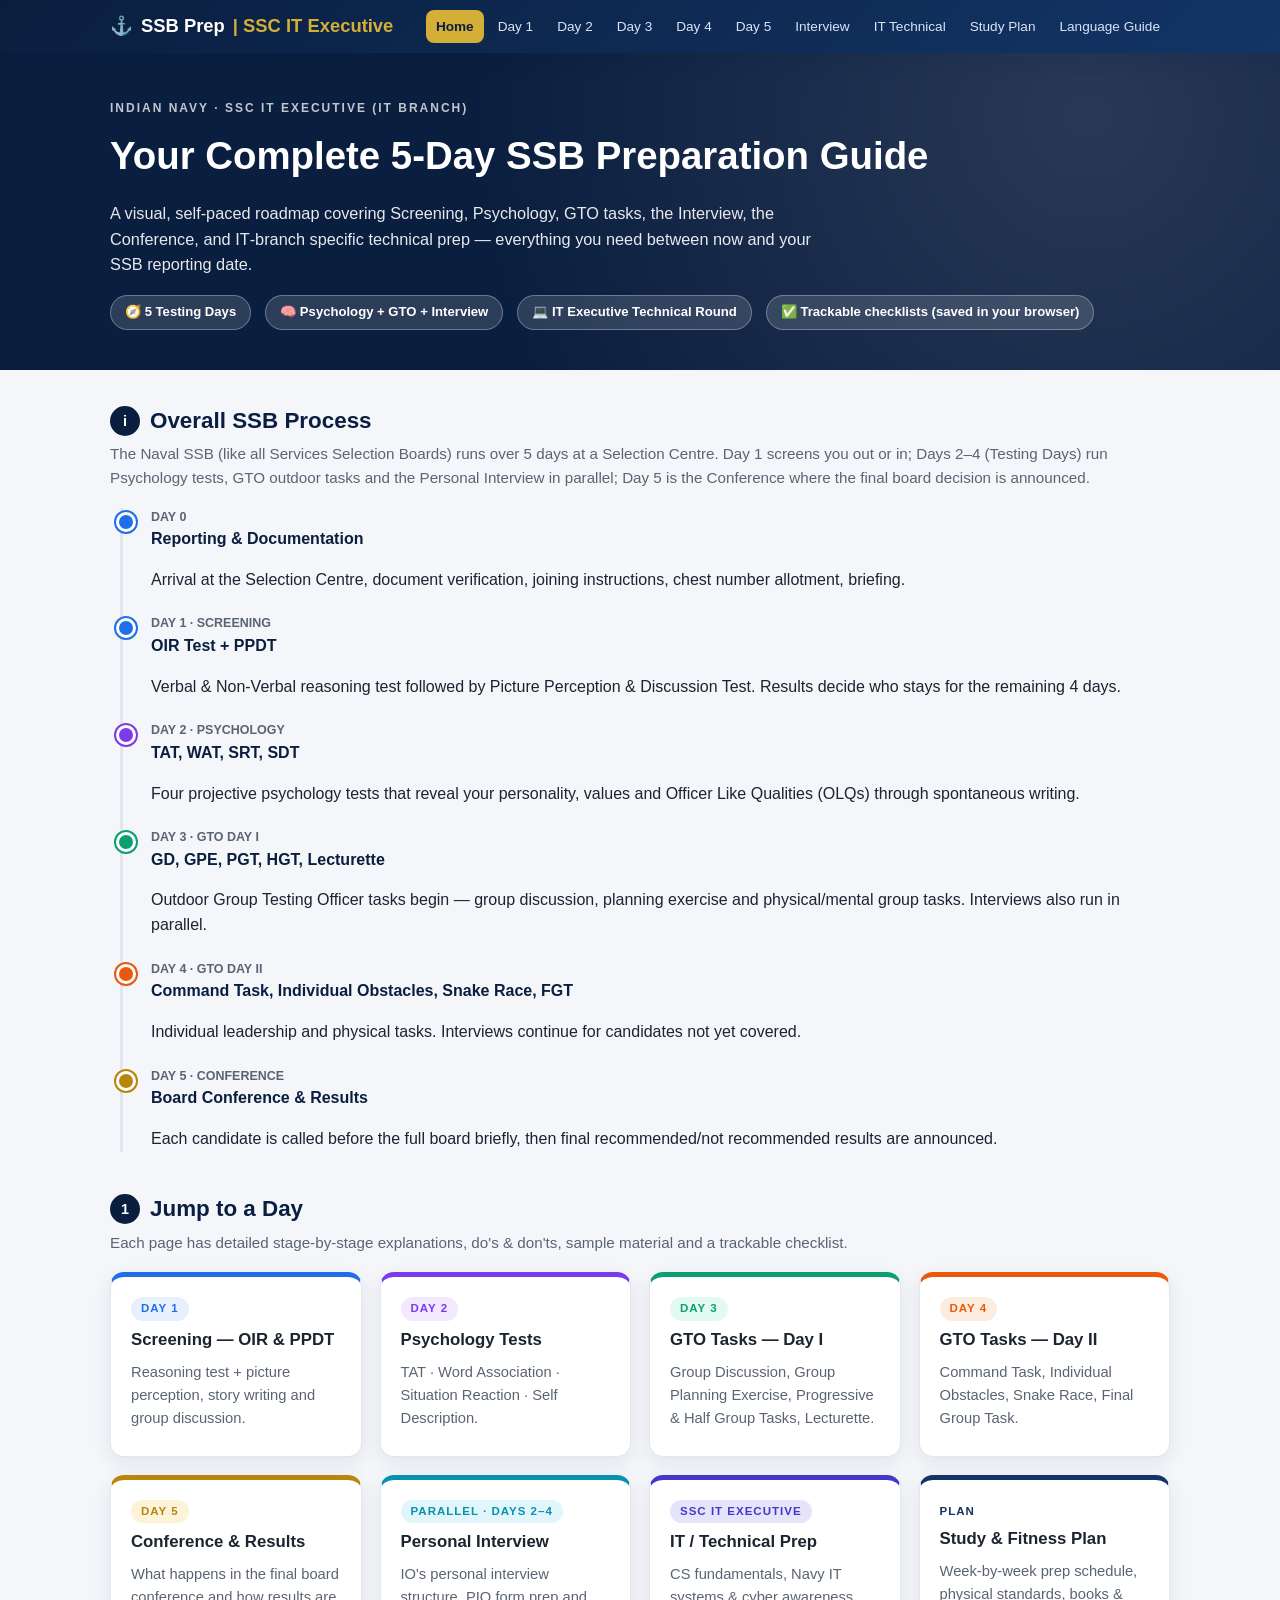
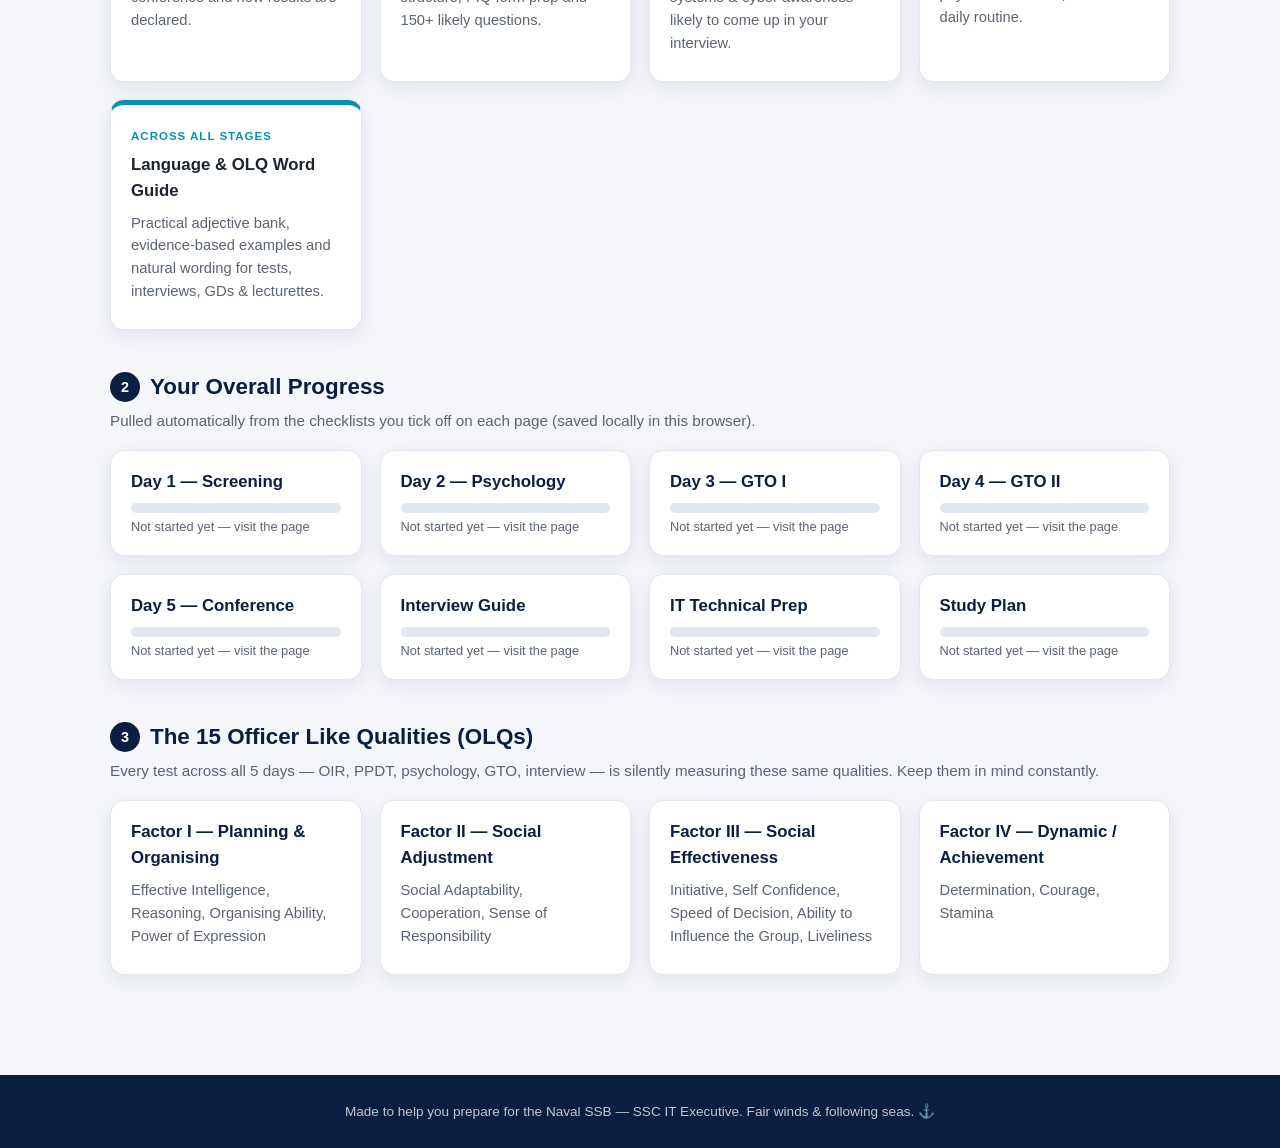
<file: index.html>
<!DOCTYPE html>
<html lang="en">
<head>
<meta charset="UTF-8">
<meta name="viewport" content="width=device-width, initial-scale=1.0">
<title>Navy SSB Prep Guide | SSC IT Executive</title>
<link rel="stylesheet" href="assets/style.css">
</head>
<body>

<nav class="topnav">
  <div class="container">
    <a class="brand" href="index.html">⚓ <span>SSB Prep</span> <span class="anchor">| SSC IT Executive</span></a>
    <div class="navlinks">
      <a href="index.html">Home</a>
      <a href="day1-screening.html">Day 1</a>
      <a href="day2-psychology.html">Day 2</a>
      <a href="day3-gto-day1.html">Day 3</a>
      <a href="day4-gto-day2.html">Day 4</a>
      <a href="day5-conference.html">Day 5</a>
      <a href="interview-guide.html">Interview</a>
      <a href="it-technical-prep.html">IT Technical</a>
      <a href="study-plan.html">Study Plan</a>
      <a href="language-guide.html">Language Guide</a>
    </div>
  </div>
</nav>

<header class="hero">
  <div class="container">
    <div class="eyebrow">Indian Navy &middot; SSC IT Executive (IT Branch)</div>
    <h1>Your Complete 5‑Day SSB Preparation Guide</h1>
    <p class="lead">A visual, self-paced roadmap covering Screening, Psychology, GTO tasks, the Interview, the
      Conference, and IT‑branch specific technical prep — everything you need between now and your SSB reporting date.</p>
    <div class="hero-meta">
      <span class="pill">🧭 5 Testing Days</span>
      <span class="pill">🧠 Psychology + GTO + Interview</span>
      <span class="pill">💻 IT Executive Technical Round</span>
      <span class="pill">✅ Trackable checklists (saved in your browser)</span>
    </div>
  </div>
</header>

<main>
  <div class="container">

    <section>
      <h2 class="section-title"><span class="num">i</span> Overall SSB Process</h2>
      <p class="section-sub">The Naval SSB (like all Services Selection Boards) runs over 5 days at a Selection Centre. Day 1 screens you out or in; Days 2–4 (Testing Days) run Psychology tests, GTO outdoor tasks and the Personal Interview in parallel; Day 5 is the Conference where the final board decision is announced.</p>

      <div class="timeline">
        <div class="timeline-item" style="--theme: var(--d1)">
          <div class="time">DAY 0</div>
          <h4>Reporting &amp; Documentation</h4>
          <p>Arrival at the Selection Centre, document verification, joining instructions, chest number allotment, briefing.</p>
        </div>
        <div class="timeline-item" style="--theme: var(--d1)">
          <div class="time">DAY 1 · SCREENING</div>
          <h4>OIR Test + PPDT</h4>
          <p>Verbal &amp; Non-Verbal reasoning test followed by Picture Perception &amp; Discussion Test. Results decide who stays for the remaining 4 days.</p>
        </div>
        <div class="timeline-item" style="--theme: var(--d2)">
          <div class="time">DAY 2 · PSYCHOLOGY</div>
          <h4>TAT, WAT, SRT, SDT</h4>
          <p>Four projective psychology tests that reveal your personality, values and Officer Like Qualities (OLQs) through spontaneous writing.</p>
        </div>
        <div class="timeline-item" style="--theme: var(--d3)">
          <div class="time">DAY 3 · GTO DAY I</div>
          <h4>GD, GPE, PGT, HGT, Lecturette</h4>
          <p>Outdoor Group Testing Officer tasks begin — group discussion, planning exercise and physical/mental group tasks. Interviews also run in parallel.</p>
        </div>
        <div class="timeline-item" style="--theme: var(--d4)">
          <div class="time">DAY 4 · GTO DAY II</div>
          <h4>Command Task, Individual Obstacles, Snake Race, FGT</h4>
          <p>Individual leadership and physical tasks. Interviews continue for candidates not yet covered.</p>
        </div>
        <div class="timeline-item" style="--theme: var(--d5)">
          <div class="time">DAY 5 · CONFERENCE</div>
          <h4>Board Conference &amp; Results</h4>
          <p>Each candidate is called before the full board briefly, then final recommended/not recommended results are announced.</p>
        </div>
      </div>
    </section>

    <section>
      <h2 class="section-title"><span class="num">1</span> Jump to a Day</h2>
      <p class="section-sub">Each page has detailed stage-by-stage explanations, do's &amp; don'ts, sample material and a trackable checklist.</p>
      <div class="grid">
        <a class="day-card card" href="day1-screening.html" style="--accent: var(--d1)">
          <span class="tag badge d1">Day 1</span>
          <h3>Screening — OIR &amp; PPDT</h3>
          <p>Reasoning test + picture perception, story writing and group discussion.</p>
        </a>
        <a class="day-card card" href="day2-psychology.html" style="--accent: var(--d2)">
          <span class="tag badge d2">Day 2</span>
          <h3>Psychology Tests</h3>
          <p>TAT · Word Association · Situation Reaction · Self Description.</p>
        </a>
        <a class="day-card card" href="day3-gto-day1.html" style="--accent: var(--d3)">
          <span class="tag badge d3">Day 3</span>
          <h3>GTO Tasks — Day I</h3>
          <p>Group Discussion, Group Planning Exercise, Progressive &amp; Half Group Tasks, Lecturette.</p>
        </a>
        <a class="day-card card" href="day4-gto-day2.html" style="--accent: var(--d4)">
          <span class="tag badge d4">Day 4</span>
          <h3>GTO Tasks — Day II</h3>
          <p>Command Task, Individual Obstacles, Snake Race, Final Group Task.</p>
        </a>
        <a class="day-card card" href="day5-conference.html" style="--accent: var(--d5)">
          <span class="tag badge d5">Day 5</span>
          <h3>Conference &amp; Results</h3>
          <p>What happens in the final board conference and how results are declared.</p>
        </a>
        <a class="day-card card" href="interview-guide.html" style="--accent: var(--iv)">
          <span class="tag badge iv">Parallel · Days 2–4</span>
          <h3>Personal Interview</h3>
          <p>IO's personal interview structure, PIQ form prep and 150+ likely questions.</p>
        </a>
        <a class="day-card card" href="it-technical-prep.html" style="--accent: var(--tech)">
          <span class="tag badge tech">SSC IT Executive</span>
          <h3>IT / Technical Prep</h3>
          <p>CS fundamentals, Navy IT systems &amp; cyber awareness likely to come up in your interview.</p>
        </a>
        <a class="day-card card" href="study-plan.html" style="--accent: var(--navy-2)">
          <span class="tag">Plan</span>
          <h3>Study &amp; Fitness Plan</h3>
          <p>Week-by-week prep schedule, physical standards, books &amp; daily routine.</p>
        </a>
        <a class="day-card card guide-accent" href="language-guide.html">
          <span class="tag">Across all stages</span>
          <h3>Language &amp; OLQ Word Guide</h3>
          <p>Practical adjective bank, evidence-based examples and natural wording for tests, interviews, GDs &amp; lecturettes.</p>
        </a>
      </div>
    </section>

    <section>
      <h2 class="section-title"><span class="num">2</span> Your Overall Progress</h2>
      <p class="section-sub">Pulled automatically from the checklists you tick off on each page (saved locally in this browser).</p>
      <div class="grid" id="progress-overview">
        <!-- filled by JS -->
      </div>
    </section>

    <section>
      <h2 class="section-title"><span class="num">3</span> The 15 Officer Like Qualities (OLQs)</h2>
      <p class="section-sub">Every test across all 5 days — OIR, PPDT, psychology, GTO, interview — is silently measuring these same qualities. Keep them in mind constantly.</p>
      <div class="grid">
        <div class="card"><h3>Factor I — Planning &amp; Organising</h3><p>Effective Intelligence, Reasoning, Organising Ability, Power of Expression</p></div>
        <div class="card"><h3>Factor II — Social Adjustment</h3><p>Social Adaptability, Cooperation, Sense of Responsibility</p></div>
        <div class="card"><h3>Factor III — Social Effectiveness</h3><p>Initiative, Self Confidence, Speed of Decision, Ability to Influence the Group, Liveliness</p></div>
        <div class="card"><h3>Factor IV — Dynamic / Achievement</h3><p>Determination, Courage, Stamina</p></div>
      </div>
    </section>

  </div>
</main>

<footer>
  <div class="container">
    Made to help you prepare for the Naval SSB — SSC IT Executive. Fair winds &amp; following seas. ⚓
  </div>
</footer>

<script src="assets/script.js"></script>
<script>
  (function () {
    var pages = [
      { key: "day1-screening", label: "Day 1 — Screening", theme: "var(--d1)" },
      { key: "day2-psychology", label: "Day 2 — Psychology", theme: "var(--d2)" },
      { key: "day3-gto-day1", label: "Day 3 — GTO I", theme: "var(--d3)" },
      { key: "day4-gto-day2", label: "Day 4 — GTO II", theme: "var(--d4)" },
      { key: "day5-conference", label: "Day 5 — Conference", theme: "var(--d5)" },
      { key: "interview-guide", label: "Interview Guide", theme: "var(--iv)" },
      { key: "it-technical-prep", label: "IT Technical Prep", theme: "var(--tech)" },
      { key: "study-plan", label: "Study Plan", theme: "var(--navy-2)" }
    ];
    var registry = (window.SSBPrep && window.SSBPrep.getRegistry()) || {};
    var wrap = document.getElementById("progress-overview");
    pages.forEach(function (p) {
      var entry = registry[p.key] || { total: 0, checked: 0 };
      var pct = entry.total ? Math.round((entry.checked / entry.total) * 100) : 0;
      var div = document.createElement("div");
      div.className = "card";
      div.style.setProperty("--theme", p.theme);
      div.innerHTML =
        '<h3>' + p.label + '</h3>' +
        '<div class="progress-wrap"><div class="progress-fill" style="width:' + pct + '%"></div></div>' +
        '<div class="progress-label">' + (entry.total ? (entry.checked + ' / ' + entry.total + ' completed (' + pct + '%)') : 'Not started yet — visit the page') + '</div>';
      wrap.appendChild(div);
    });
  })();
</script>
</body>
</html>
</file>
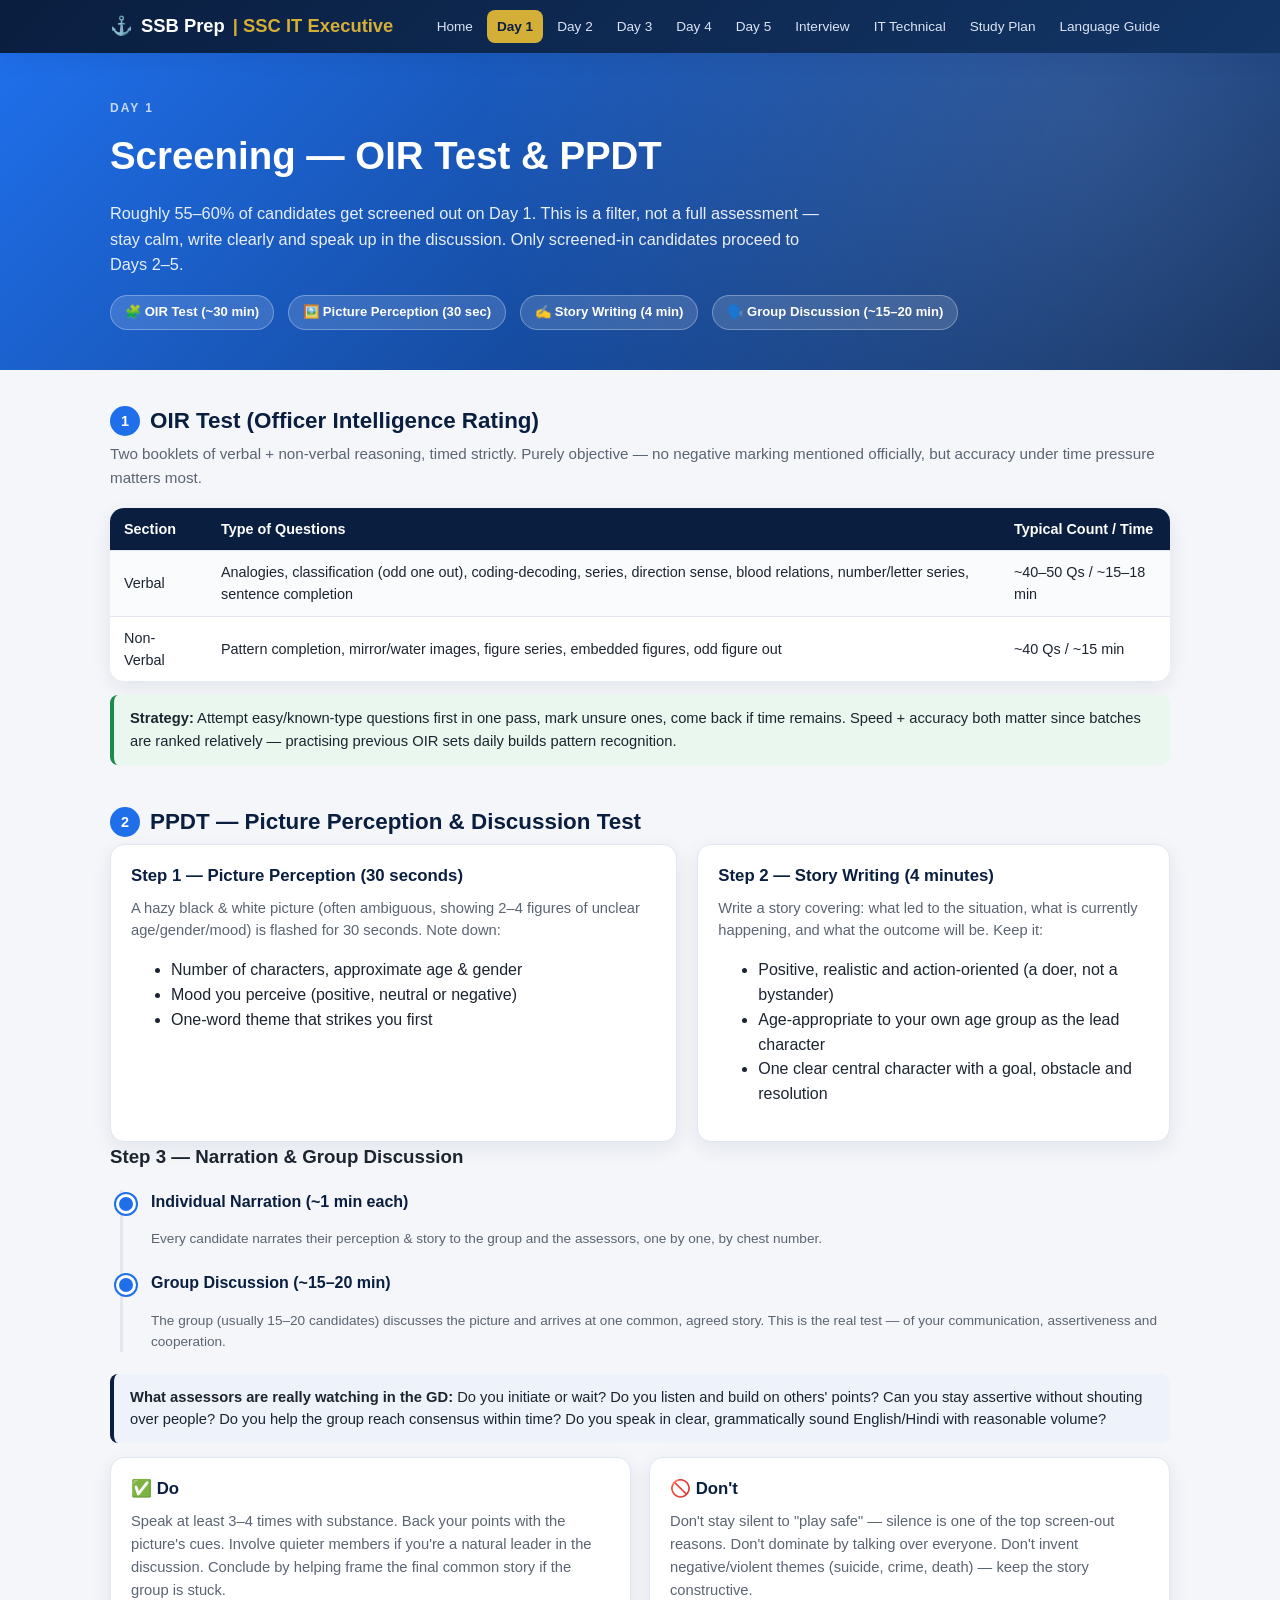
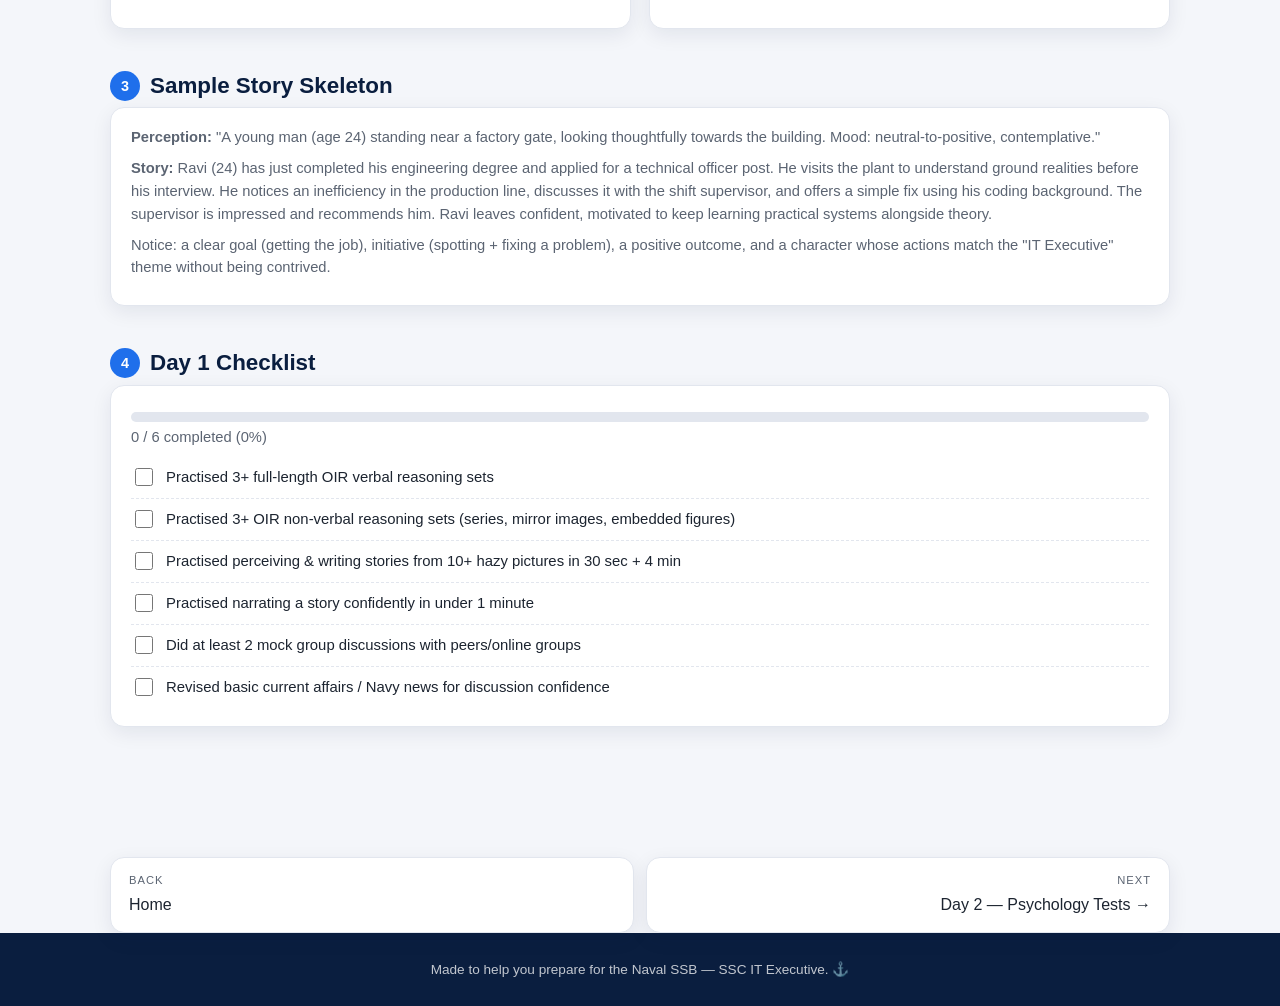
<file: day1-screening.html>
<!DOCTYPE html>
<html lang="en">
<head>
<meta charset="UTF-8">
<meta name="viewport" content="width=device-width, initial-scale=1.0">
<title>Day 1: Screening — OIR &amp; PPDT | SSB Prep</title>
<link rel="stylesheet" href="assets/style.css">
</head>
<body>

<nav class="topnav">
  <div class="container">
    <a class="brand" href="index.html">⚓ <span>SSB Prep</span> <span class="anchor">| SSC IT Executive</span></a>
    <div class="navlinks">
      <a href="index.html">Home</a>
      <a href="day1-screening.html">Day 1</a>
      <a href="day2-psychology.html">Day 2</a>
      <a href="day3-gto-day1.html">Day 3</a>
      <a href="day4-gto-day2.html">Day 4</a>
      <a href="day5-conference.html">Day 5</a>
      <a href="interview-guide.html">Interview</a>
      <a href="it-technical-prep.html">IT Technical</a>
      <a href="study-plan.html">Study Plan</a>
      <a href="language-guide.html">Language Guide</a>
    </div>
  </div>
</nav>

<header class="hero" style="--theme: var(--d1)">
  <div class="container">
    <div class="eyebrow">Day 1</div>
    <h1>Screening — OIR Test &amp; PPDT</h1>
    <p class="lead">Roughly 55–60% of candidates get screened out on Day 1. This is a filter, not a full assessment — stay calm,
      write clearly and speak up in the discussion. Only screened-in candidates proceed to Days 2–5.</p>
    <div class="hero-meta">
      <span class="pill">🧩 OIR Test (~30 min)</span>
      <span class="pill">🖼️ Picture Perception (30 sec)</span>
      <span class="pill">✍️ Story Writing (4 min)</span>
      <span class="pill">🗣️ Group Discussion (~15–20 min)</span>
    </div>
  </div>
</header>

<main>
  <div class="container">

    <section>
      <h2 class="section-title" style="--theme: var(--d1)"><span class="num">1</span> OIR Test (Officer Intelligence Rating)</h2>
      <p class="section-sub">Two booklets of verbal + non-verbal reasoning, timed strictly. Purely objective — no negative marking mentioned officially, but accuracy under time pressure matters most.</p>
      <table>
        <tr><th>Section</th><th>Type of Questions</th><th>Typical Count / Time</th></tr>
        <tr><td>Verbal</td><td>Analogies, classification (odd one out), coding-decoding, series, direction sense, blood relations, number/letter series, sentence completion</td><td>~40–50 Qs / ~15–18 min</td></tr>
        <tr><td>Non-Verbal</td><td>Pattern completion, mirror/water images, figure series, embedded figures, odd figure out</td><td>~40 Qs / ~15 min</td></tr>
      </table>
      <div class="callout tip">
        <strong>Strategy:</strong> Attempt easy/known-type questions first in one pass, mark unsure ones, come back if time remains.
        Speed + accuracy both matter since batches are ranked relatively — practising previous OIR sets daily builds pattern recognition.
      </div>
    </section>

    <section>
      <h2 class="section-title" style="--theme: var(--d1)"><span class="num">2</span> PPDT — Picture Perception &amp; Discussion Test</h2>
      <div class="two-col">
        <div class="card">
          <h3>Step 1 — Picture Perception (30 seconds)</h3>
          <p>A hazy black &amp; white picture (often ambiguous, showing 2–4 figures of unclear age/gender/mood) is flashed for 30 seconds. Note down:</p>
          <ul>
            <li>Number of characters, approximate age &amp; gender</li>
            <li>Mood you perceive (positive, neutral or negative)</li>
            <li>One-word theme that strikes you first</li>
          </ul>
        </div>
        <div class="card">
          <h3>Step 2 — Story Writing (4 minutes)</h3>
          <p>Write a story covering: what led to the situation, what is currently happening, and what the outcome will be. Keep it:</p>
          <ul>
            <li>Positive, realistic and action-oriented (a doer, not a bystander)</li>
            <li>Age-appropriate to your own age group as the lead character</li>
            <li>One clear central character with a goal, obstacle and resolution</li>
          </ul>
        </div>
      </div>

      <h3 class="mt-0">Step 3 — Narration &amp; Group Discussion</h3>
      <div class="timeline">
        <div class="timeline-item" style="--theme: var(--d1)">
          <h4>Individual Narration (~1 min each)</h4>
          <p class="small">Every candidate narrates their perception &amp; story to the group and the assessors, one by one, by chest number.</p>
        </div>
        <div class="timeline-item" style="--theme: var(--d1)">
          <h4>Group Discussion (~15–20 min)</h4>
          <p class="small">The group (usually 15–20 candidates) discusses the picture and arrives at one common, agreed story. This is the real test — of your communication, assertiveness and cooperation.</p>
        </div>
      </div>

      <div class="callout">
        <strong>What assessors are really watching in the GD:</strong> Do you initiate or wait? Do you listen and build on others' points?
        Can you stay assertive without shouting over people? Do you help the group reach consensus within time? Do you speak in
        clear, grammatically sound English/Hindi with reasonable volume?
      </div>

      <div class="grid">
        <div class="card">
          <h3>✅ Do</h3>
          <p>Speak at least 3–4 times with substance. Back your points with the picture's cues. Involve quieter members if you're a natural
          leader in the discussion. Conclude by helping frame the final common story if the group is stuck.</p>
        </div>
        <div class="card">
          <h3>🚫 Don't</h3>
          <p>Don't stay silent to "play safe" — silence is one of the top screen-out reasons. Don't dominate by talking over everyone.
          Don't invent negative/violent themes (suicide, crime, death) — keep the story constructive.</p>
        </div>
      </div>
    </section>

    <section>
      <h2 class="section-title" style="--theme: var(--d1)"><span class="num">3</span> Sample Story Skeleton</h2>
      <div class="card">
        <p><strong>Perception:</strong> "A young man (age 24) standing near a factory gate, looking thoughtfully towards the building. Mood: neutral-to-positive, contemplative."</p>
        <p><strong>Story:</strong> Ravi (24) has just completed his engineering degree and applied for a technical officer post.
        He visits the plant to understand ground realities before his interview. He notices an inefficiency in the production line,
        discusses it with the shift supervisor, and offers a simple fix using his coding background. The supervisor is impressed and
        recommends him. Ravi leaves confident, motivated to keep learning practical systems alongside theory.</p>
        <p class="small">Notice: a clear goal (getting the job), initiative (spotting + fixing a problem), a positive outcome, and a
        character whose actions match the "IT Executive" theme without being contrived.</p>
      </div>
    </section>

    <section>
      <h2 class="section-title" style="--theme: var(--d1)"><span class="num">4</span> Day 1 Checklist</h2>
      <div class="card">
        <div class="progress-wrap"><div class="progress-fill" style="--theme: var(--d1)"></div></div>
        <p class="progress-label"></p>
        <ul class="checklist">
          <li><input type="checkbox" id="d1c1" data-persist="oir-verbal"><label for="d1c1">Practised 3+ full-length OIR verbal reasoning sets</label></li>
          <li><input type="checkbox" id="d1c2" data-persist="oir-nonverbal"><label for="d1c2">Practised 3+ OIR non-verbal reasoning sets (series, mirror images, embedded figures)</label></li>
          <li><input type="checkbox" id="d1c3" data-persist="ppdt-practice"><label for="d1c3">Practised perceiving &amp; writing stories from 10+ hazy pictures in 30 sec + 4 min</label></li>
          <li><input type="checkbox" id="d1c4" data-persist="ppdt-narration"><label for="d1c4">Practised narrating a story confidently in under 1 minute</label></li>
          <li><input type="checkbox" id="d1c5" data-persist="gd-mock"><label for="d1c5">Did at least 2 mock group discussions with peers/online groups</label></li>
          <li><input type="checkbox" id="d1c6" data-persist="current-affairs"><label for="d1c6">Revised basic current affairs / Navy news for discussion confidence</label></li>
        </ul>
      </div>
    </section>

  </div>
</main>

<div class="container">
  <div class="pagenav">
    <a class="prev" href="index.html"><small>Back</small>Home</a>
    <a class="next" href="day2-psychology.html"><small>Next</small>Day 2 — Psychology Tests →</a>
  </div>
</div>

<footer><div class="container">Made to help you prepare for the Naval SSB — SSC IT Executive. ⚓</div></footer>
<script src="assets/script.js"></script>
</body>
</html>
</file>
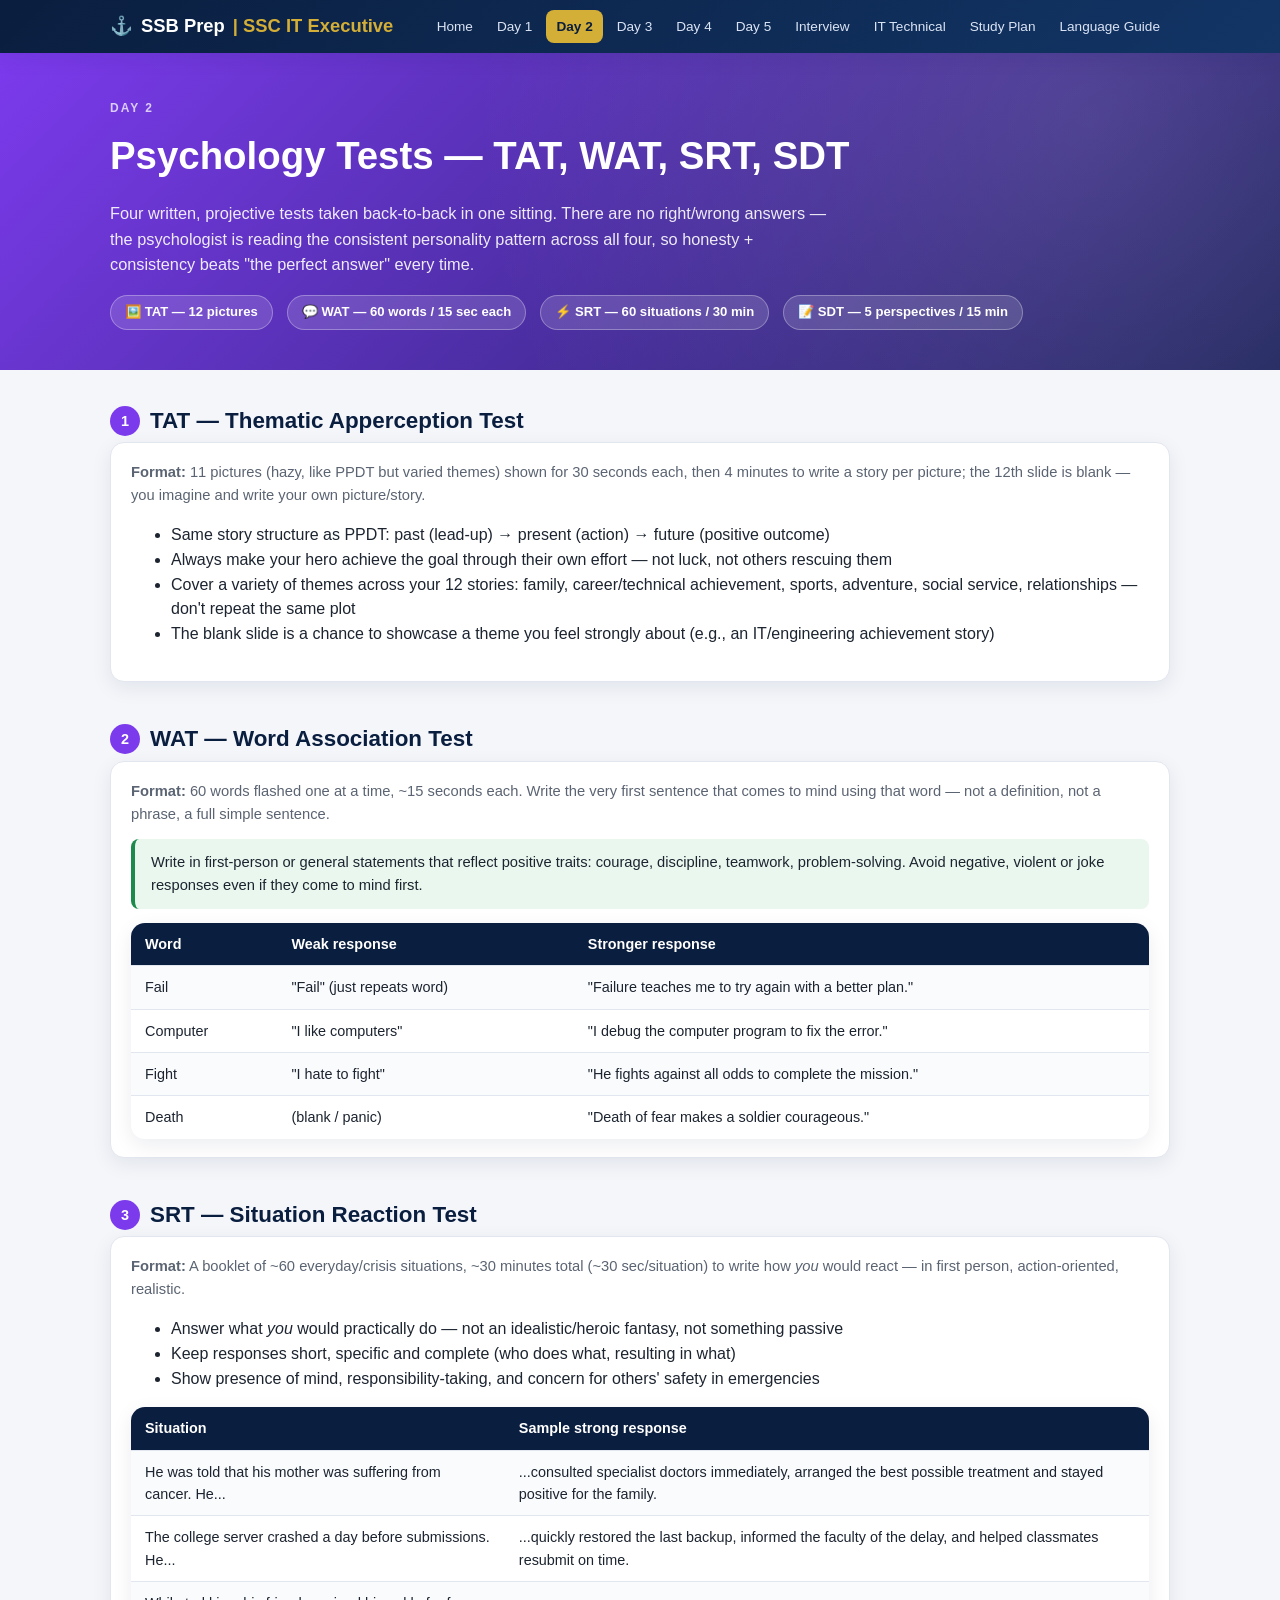
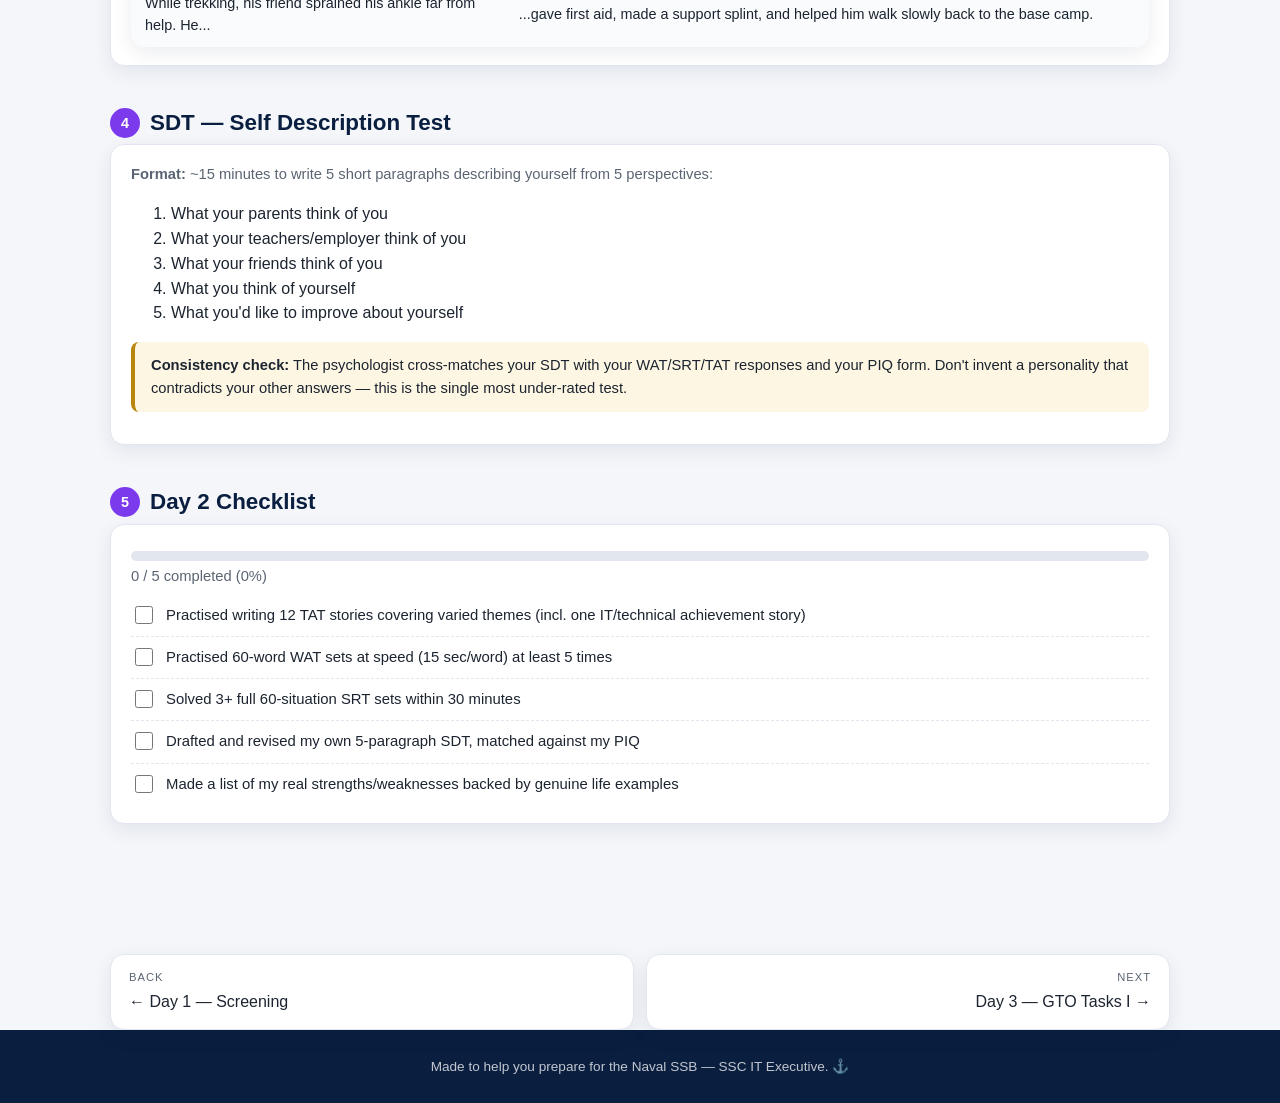
<file: day2-psychology.html>
<!DOCTYPE html>
<html lang="en">
<head>
<meta charset="UTF-8">
<meta name="viewport" content="width=device-width, initial-scale=1.0">
<title>Day 2: Psychology Tests | SSB Prep</title>
<link rel="stylesheet" href="assets/style.css">
</head>
<body>

<nav class="topnav">
  <div class="container">
    <a class="brand" href="index.html">⚓ <span>SSB Prep</span> <span class="anchor">| SSC IT Executive</span></a>
    <div class="navlinks">
      <a href="index.html">Home</a>
      <a href="day1-screening.html">Day 1</a>
      <a href="day2-psychology.html">Day 2</a>
      <a href="day3-gto-day1.html">Day 3</a>
      <a href="day4-gto-day2.html">Day 4</a>
      <a href="day5-conference.html">Day 5</a>
      <a href="interview-guide.html">Interview</a>
      <a href="it-technical-prep.html">IT Technical</a>
      <a href="study-plan.html">Study Plan</a>
      <a href="language-guide.html">Language Guide</a>
    </div>
  </div>
</nav>

<header class="hero" style="--theme: var(--d2)">
  <div class="container">
    <div class="eyebrow">Day 2</div>
    <h1>Psychology Tests — TAT, WAT, SRT, SDT</h1>
    <p class="lead">Four written, projective tests taken back-to-back in one sitting. There are no right/wrong answers —
      the psychologist is reading the consistent personality pattern across all four, so honesty + consistency beats
      "the perfect answer" every time.</p>
    <div class="hero-meta">
      <span class="pill">🖼️ TAT — 12 pictures</span>
      <span class="pill">💬 WAT — 60 words / 15 sec each</span>
      <span class="pill">⚡ SRT — 60 situations / 30 min</span>
      <span class="pill">📝 SDT — 5 perspectives / 15 min</span>
    </div>
  </div>
</header>

<main>
  <div class="container">

    <section>
      <h2 class="section-title" style="--theme: var(--d2)"><span class="num">1</span> TAT — Thematic Apperception Test</h2>
      <div class="card">
        <p><strong>Format:</strong> 11 pictures (hazy, like PPDT but varied themes) shown for 30 seconds each, then 4 minutes to write
        a story per picture; the 12th slide is blank — you imagine and write your own picture/story.</p>
        <ul>
          <li>Same story structure as PPDT: past (lead-up) → present (action) → future (positive outcome)</li>
          <li>Always make your hero achieve the goal through their own effort — not luck, not others rescuing them</li>
          <li>Cover a variety of themes across your 12 stories: family, career/technical achievement, sports, adventure,
          social service, relationships — don't repeat the same plot</li>
          <li>The blank slide is a chance to showcase a theme you feel strongly about (e.g., an IT/engineering achievement story)</li>
        </ul>
      </div>
    </section>

    <section>
      <h2 class="section-title" style="--theme: var(--d2)"><span class="num">2</span> WAT — Word Association Test</h2>
      <div class="card">
        <p><strong>Format:</strong> 60 words flashed one at a time, ~15 seconds each. Write the very first sentence that comes to mind
        using that word — not a definition, not a phrase, a full simple sentence.</p>
        <div class="callout tip">Write in first-person or general statements that reflect positive traits: courage, discipline,
        teamwork, problem-solving. Avoid negative, violent or joke responses even if they come to mind first.</div>
        <table>
          <tr><th>Word</th><th>Weak response</th><th>Stronger response</th></tr>
          <tr><td>Fail</td><td>"Fail" (just repeats word)</td><td>"Failure teaches me to try again with a better plan."</td></tr>
          <tr><td>Computer</td><td>"I like computers"</td><td>"I debug the computer program to fix the error."</td></tr>
          <tr><td>Fight</td><td>"I hate to fight"</td><td>"He fights against all odds to complete the mission."</td></tr>
          <tr><td>Death</td><td>(blank / panic)</td><td>"Death of fear makes a soldier courageous."</td></tr>
        </table>
      </div>
    </section>

    <section>
      <h2 class="section-title" style="--theme: var(--d2)"><span class="num">3</span> SRT — Situation Reaction Test</h2>
      <div class="card">
        <p><strong>Format:</strong> A booklet of ~60 everyday/crisis situations, ~30 minutes total (~30 sec/situation) to write how
        <em>you</em> would react — in first person, action-oriented, realistic.</p>
        <ul>
          <li>Answer what <em>you</em> would practically do — not an idealistic/heroic fantasy, not something passive</li>
          <li>Keep responses short, specific and complete (who does what, resulting in what)</li>
          <li>Show presence of mind, responsibility-taking, and concern for others' safety in emergencies</li>
        </ul>
        <table>
          <tr><th>Situation</th><th>Sample strong response</th></tr>
          <tr><td>He was told that his mother was suffering from cancer. He...</td>
              <td>...consulted specialist doctors immediately, arranged the best possible treatment and stayed positive for the family.</td></tr>
          <tr><td>The college server crashed a day before submissions. He...</td>
              <td>...quickly restored the last backup, informed the faculty of the delay, and helped classmates resubmit on time.</td></tr>
          <tr><td>While trekking, his friend sprained his ankle far from help. He...</td>
              <td>...gave first aid, made a support splint, and helped him walk slowly back to the base camp.</td></tr>
        </table>
      </div>
    </section>

    <section>
      <h2 class="section-title" style="--theme: var(--d2)"><span class="num">4</span> SDT — Self Description Test</h2>
      <div class="card">
        <p><strong>Format:</strong> ~15 minutes to write 5 short paragraphs describing yourself from 5 perspectives:</p>
        <ol>
          <li>What your parents think of you</li>
          <li>What your teachers/employer think of you</li>
          <li>What your friends think of you</li>
          <li>What you think of yourself</li>
          <li>What you'd like to improve about yourself</li>
        </ol>
        <div class="callout warn"><strong>Consistency check:</strong> The psychologist cross-matches your SDT with your WAT/SRT/TAT responses
        and your PIQ form. Don't invent a personality that contradicts your other answers — this is the single most under-rated test.</div>
      </div>
    </section>

    <section>
      <h2 class="section-title" style="--theme: var(--d2)"><span class="num">5</span> Day 2 Checklist</h2>
      <div class="card">
        <div class="progress-wrap"><div class="progress-fill" style="--theme: var(--d2)"></div></div>
        <p class="progress-label"></p>
        <ul class="checklist">
          <li><input type="checkbox" id="d2c1" data-persist="tat-practice"><label for="d2c1">Practised writing 12 TAT stories covering varied themes (incl. one IT/technical achievement story)</label></li>
          <li><input type="checkbox" id="d2c2" data-persist="wat-practice"><label for="d2c2">Practised 60-word WAT sets at speed (15 sec/word) at least 5 times</label></li>
          <li><input type="checkbox" id="d2c3" data-persist="srt-practice"><label for="d2c3">Solved 3+ full 60-situation SRT sets within 30 minutes</label></li>
          <li><input type="checkbox" id="d2c4" data-persist="sdt-draft"><label for="d2c4">Drafted and revised my own 5-paragraph SDT, matched against my PIQ</label></li>
          <li><input type="checkbox" id="d2c5" data-persist="olq-list"><label for="d2c5">Made a list of my real strengths/weaknesses backed by genuine life examples</label></li>
        </ul>
      </div>
    </section>

  </div>
</main>

<div class="container">
  <div class="pagenav">
    <a class="prev" href="day1-screening.html"><small>Back</small>← Day 1 — Screening</a>
    <a class="next" href="day3-gto-day1.html"><small>Next</small>Day 3 — GTO Tasks I →</a>
  </div>
</div>

<footer><div class="container">Made to help you prepare for the Naval SSB — SSC IT Executive. ⚓</div></footer>
<script src="assets/script.js"></script>
</body>
</html>
</file>
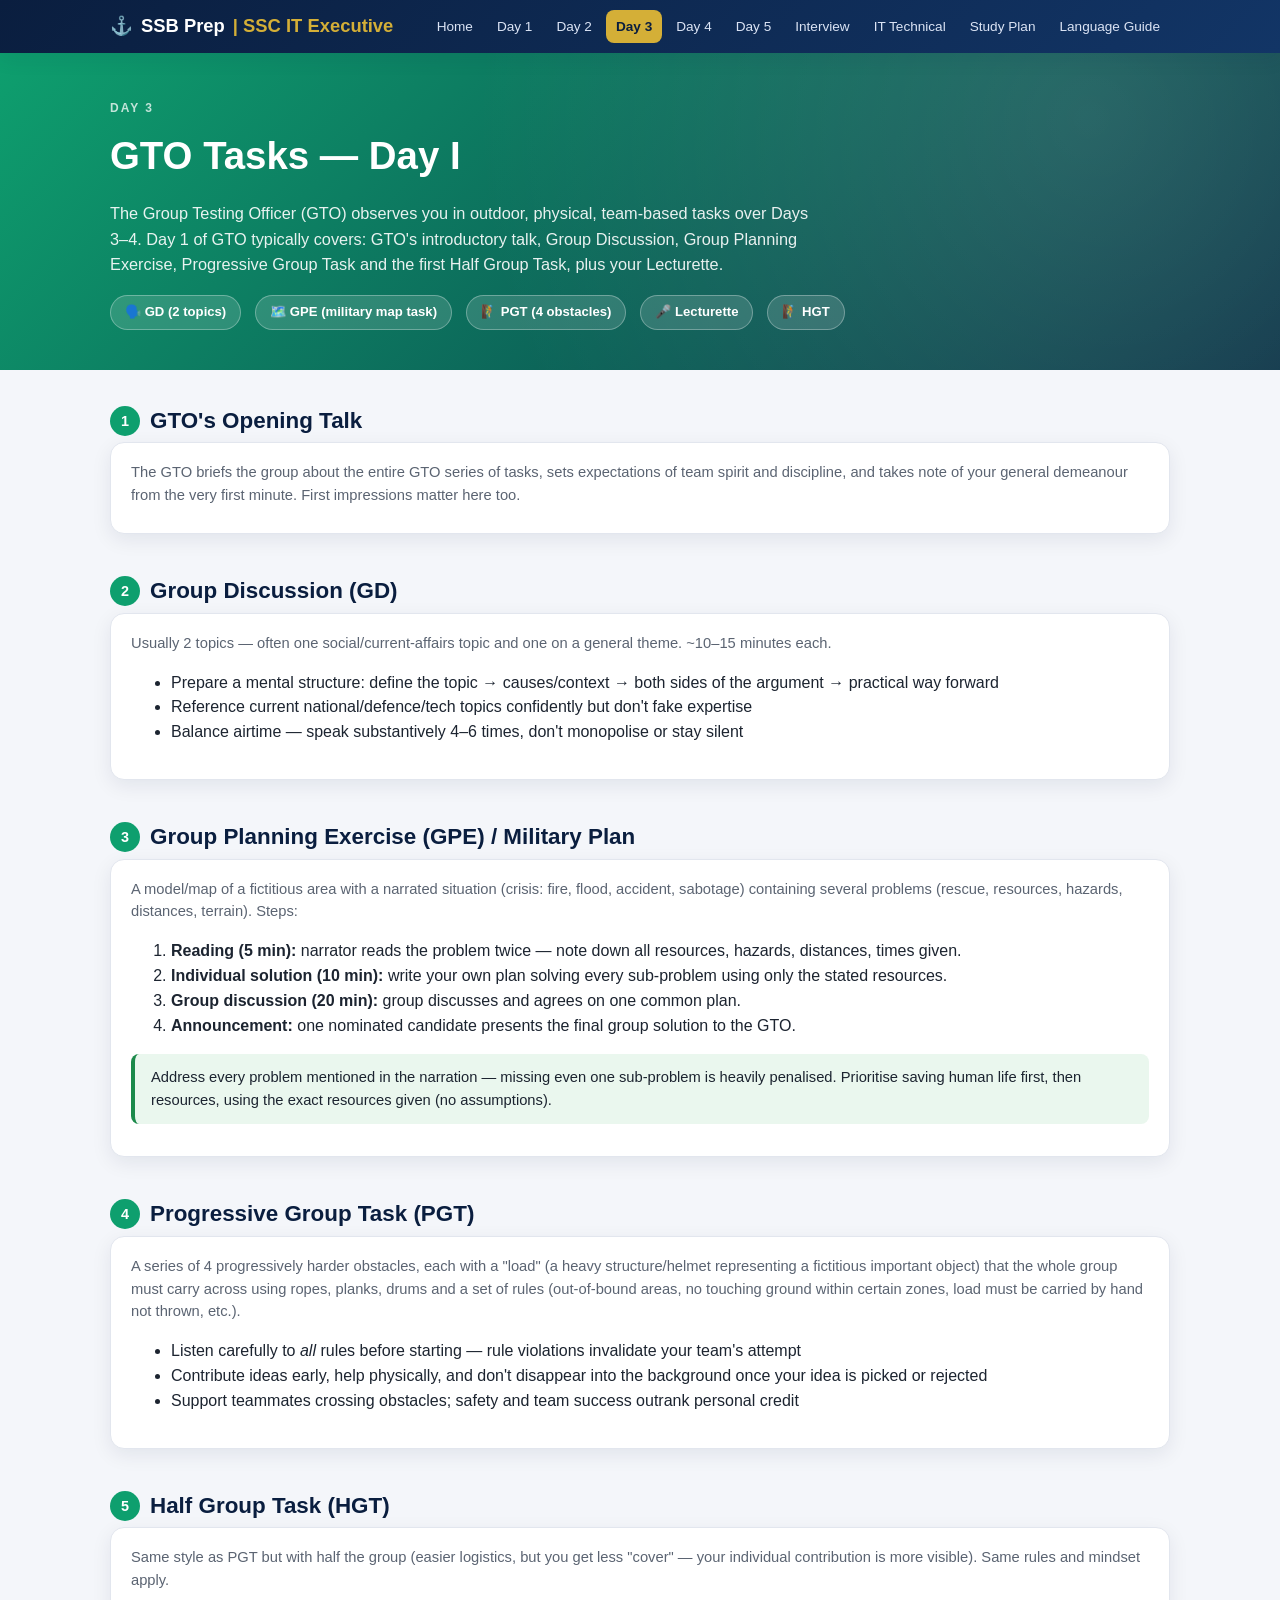
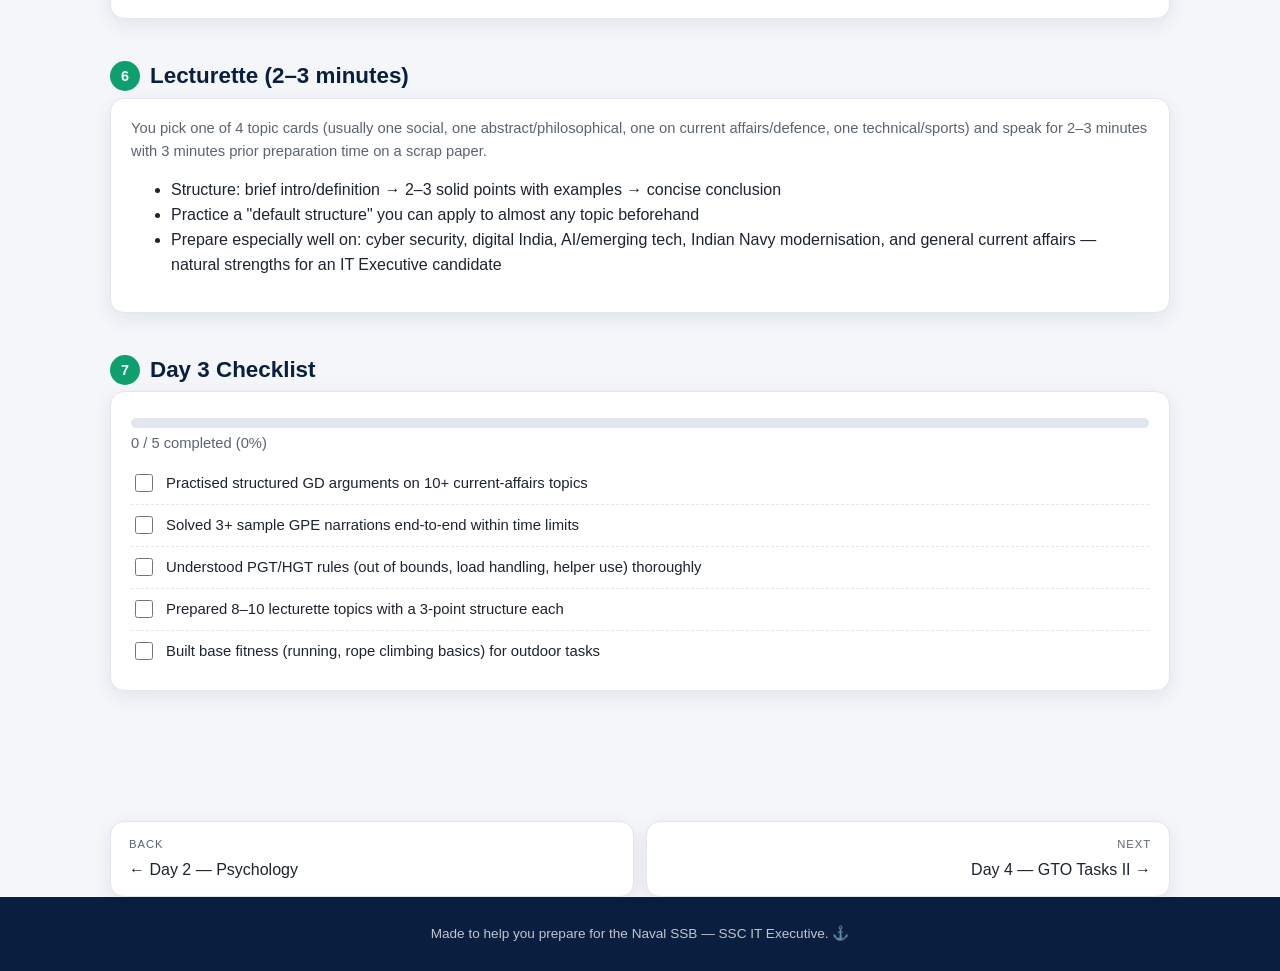
<file: day3-gto-day1.html>
<!DOCTYPE html>
<html lang="en">
<head>
<meta charset="UTF-8">
<meta name="viewport" content="width=device-width, initial-scale=1.0">
<title>Day 3: GTO Tasks I | SSB Prep</title>
<link rel="stylesheet" href="assets/style.css">
</head>
<body>

<nav class="topnav">
  <div class="container">
    <a class="brand" href="index.html">⚓ <span>SSB Prep</span> <span class="anchor">| SSC IT Executive</span></a>
    <div class="navlinks">
      <a href="index.html">Home</a>
      <a href="day1-screening.html">Day 1</a>
      <a href="day2-psychology.html">Day 2</a>
      <a href="day3-gto-day1.html">Day 3</a>
      <a href="day4-gto-day2.html">Day 4</a>
      <a href="day5-conference.html">Day 5</a>
      <a href="interview-guide.html">Interview</a>
      <a href="it-technical-prep.html">IT Technical</a>
      <a href="study-plan.html">Study Plan</a>
      <a href="language-guide.html">Language Guide</a>
    </div>
  </div>
</nav>

<header class="hero" style="--theme: var(--d3)">
  <div class="container">
    <div class="eyebrow">Day 3</div>
    <h1>GTO Tasks — Day I</h1>
    <p class="lead">The Group Testing Officer (GTO) observes you in outdoor, physical, team-based tasks over Days 3–4.
      Day 1 of GTO typically covers: GTO's introductory talk, Group Discussion, Group Planning Exercise, Progressive
      Group Task and the first Half Group Task, plus your Lecturette.</p>
    <div class="hero-meta">
      <span class="pill">🗣️ GD (2 topics)</span>
      <span class="pill">🗺️ GPE (military map task)</span>
      <span class="pill">🧗 PGT (4 obstacles)</span>
      <span class="pill">🎤 Lecturette</span>
      <span class="pill">🧗 HGT</span>
    </div>
  </div>
</header>

<main>
  <div class="container">

    <section>
      <h2 class="section-title" style="--theme: var(--d3)"><span class="num">1</span> GTO's Opening Talk</h2>
      <div class="card"><p>The GTO briefs the group about the entire GTO series of tasks, sets expectations of team spirit and
      discipline, and takes note of your general demeanour from the very first minute. First impressions matter here too.</p></div>
    </section>

    <section>
      <h2 class="section-title" style="--theme: var(--d3)"><span class="num">2</span> Group Discussion (GD)</h2>
      <div class="card">
        <p>Usually 2 topics — often one social/current-affairs topic and one on a general theme. ~10–15 minutes each.</p>
        <ul>
          <li>Prepare a mental structure: define the topic → causes/context → both sides of the argument → practical way forward</li>
          <li>Reference current national/defence/tech topics confidently but don't fake expertise</li>
          <li>Balance airtime — speak substantively 4–6 times, don't monopolise or stay silent</li>
        </ul>
      </div>
    </section>

    <section>
      <h2 class="section-title" style="--theme: var(--d3)"><span class="num">3</span> Group Planning Exercise (GPE) / Military Plan</h2>
      <div class="card">
        <p>A model/map of a fictitious area with a narrated situation (crisis: fire, flood, accident, sabotage) containing several
        problems (rescue, resources, hazards, distances, terrain). Steps:</p>
        <ol>
          <li><strong>Reading (5 min):</strong> narrator reads the problem twice — note down all resources, hazards, distances, times given.</li>
          <li><strong>Individual solution (10 min):</strong> write your own plan solving every sub-problem using only the stated resources.</li>
          <li><strong>Group discussion (20 min):</strong> group discusses and agrees on one common plan.</li>
          <li><strong>Announcement:</strong> one nominated candidate presents the final group solution to the GTO.</li>
        </ol>
        <div class="callout tip">Address every problem mentioned in the narration — missing even one sub-problem is heavily penalised.
        Prioritise saving human life first, then resources, using the exact resources given (no assumptions).</div>
      </div>
    </section>

    <section>
      <h2 class="section-title" style="--theme: var(--d3)"><span class="num">4</span> Progressive Group Task (PGT)</h2>
      <div class="card">
        <p>A series of 4 progressively harder obstacles, each with a "load" (a heavy structure/helmet representing a fictitious
        important object) that the whole group must carry across using ropes, planks, drums and a set of rules (out-of-bound
        areas, no touching ground within certain zones, load must be carried by hand not thrown, etc.).</p>
        <ul>
          <li>Listen carefully to <em>all</em> rules before starting — rule violations invalidate your team's attempt</li>
          <li>Contribute ideas early, help physically, and don't disappear into the background once your idea is picked or rejected</li>
          <li>Support teammates crossing obstacles; safety and team success outrank personal credit</li>
        </ul>
      </div>
    </section>

    <section>
      <h2 class="section-title" style="--theme: var(--d3)"><span class="num">5</span> Half Group Task (HGT)</h2>
      <div class="card"><p>Same style as PGT but with half the group (easier logistics, but you get less "cover" — your individual
      contribution is more visible). Same rules and mindset apply.</p></div>
    </section>

    <section>
      <h2 class="section-title" style="--theme: var(--d3)"><span class="num">6</span> Lecturette (2–3 minutes)</h2>
      <div class="card">
        <p>You pick one of 4 topic cards (usually one social, one abstract/philosophical, one on current affairs/defence,
        one technical/sports) and speak for 2–3 minutes with 3 minutes prior preparation time on a scrap paper.</p>
        <ul>
          <li>Structure: brief intro/definition → 2–3 solid points with examples → concise conclusion</li>
          <li>Practice a "default structure" you can apply to almost any topic beforehand</li>
          <li>Prepare especially well on: cyber security, digital India, AI/emerging tech, Indian Navy modernisation, and general current affairs — natural strengths for an IT Executive candidate</li>
        </ul>
      </div>
    </section>

    <section>
      <h2 class="section-title" style="--theme: var(--d3)"><span class="num">7</span> Day 3 Checklist</h2>
      <div class="card">
        <div class="progress-wrap"><div class="progress-fill" style="--theme: var(--d3)"></div></div>
        <p class="progress-label"></p>
        <ul class="checklist">
          <li><input type="checkbox" id="d3c1" data-persist="gd-practice"><label for="d3c1">Practised structured GD arguments on 10+ current-affairs topics</label></li>
          <li><input type="checkbox" id="d3c2" data-persist="gpe-practice"><label for="d3c2">Solved 3+ sample GPE narrations end-to-end within time limits</label></li>
          <li><input type="checkbox" id="d3c3" data-persist="pgt-rules"><label for="d3c3">Understood PGT/HGT rules (out of bounds, load handling, helper use) thoroughly</label></li>
          <li><input type="checkbox" id="d3c4" data-persist="lecturette-topics"><label for="d3c4">Prepared 8–10 lecturette topics with a 3-point structure each</label></li>
          <li><input type="checkbox" id="d3c5" data-persist="fitness-basic"><label for="d3c5">Built base fitness (running, rope climbing basics) for outdoor tasks</label></li>
        </ul>
      </div>
    </section>

  </div>
</main>

<div class="container">
  <div class="pagenav">
    <a class="prev" href="day2-psychology.html"><small>Back</small>← Day 2 — Psychology</a>
    <a class="next" href="day4-gto-day2.html"><small>Next</small>Day 4 — GTO Tasks II →</a>
  </div>
</div>

<footer><div class="container">Made to help you prepare for the Naval SSB — SSC IT Executive. ⚓</div></footer>
<script src="assets/script.js"></script>
</body>
</html>
</file>
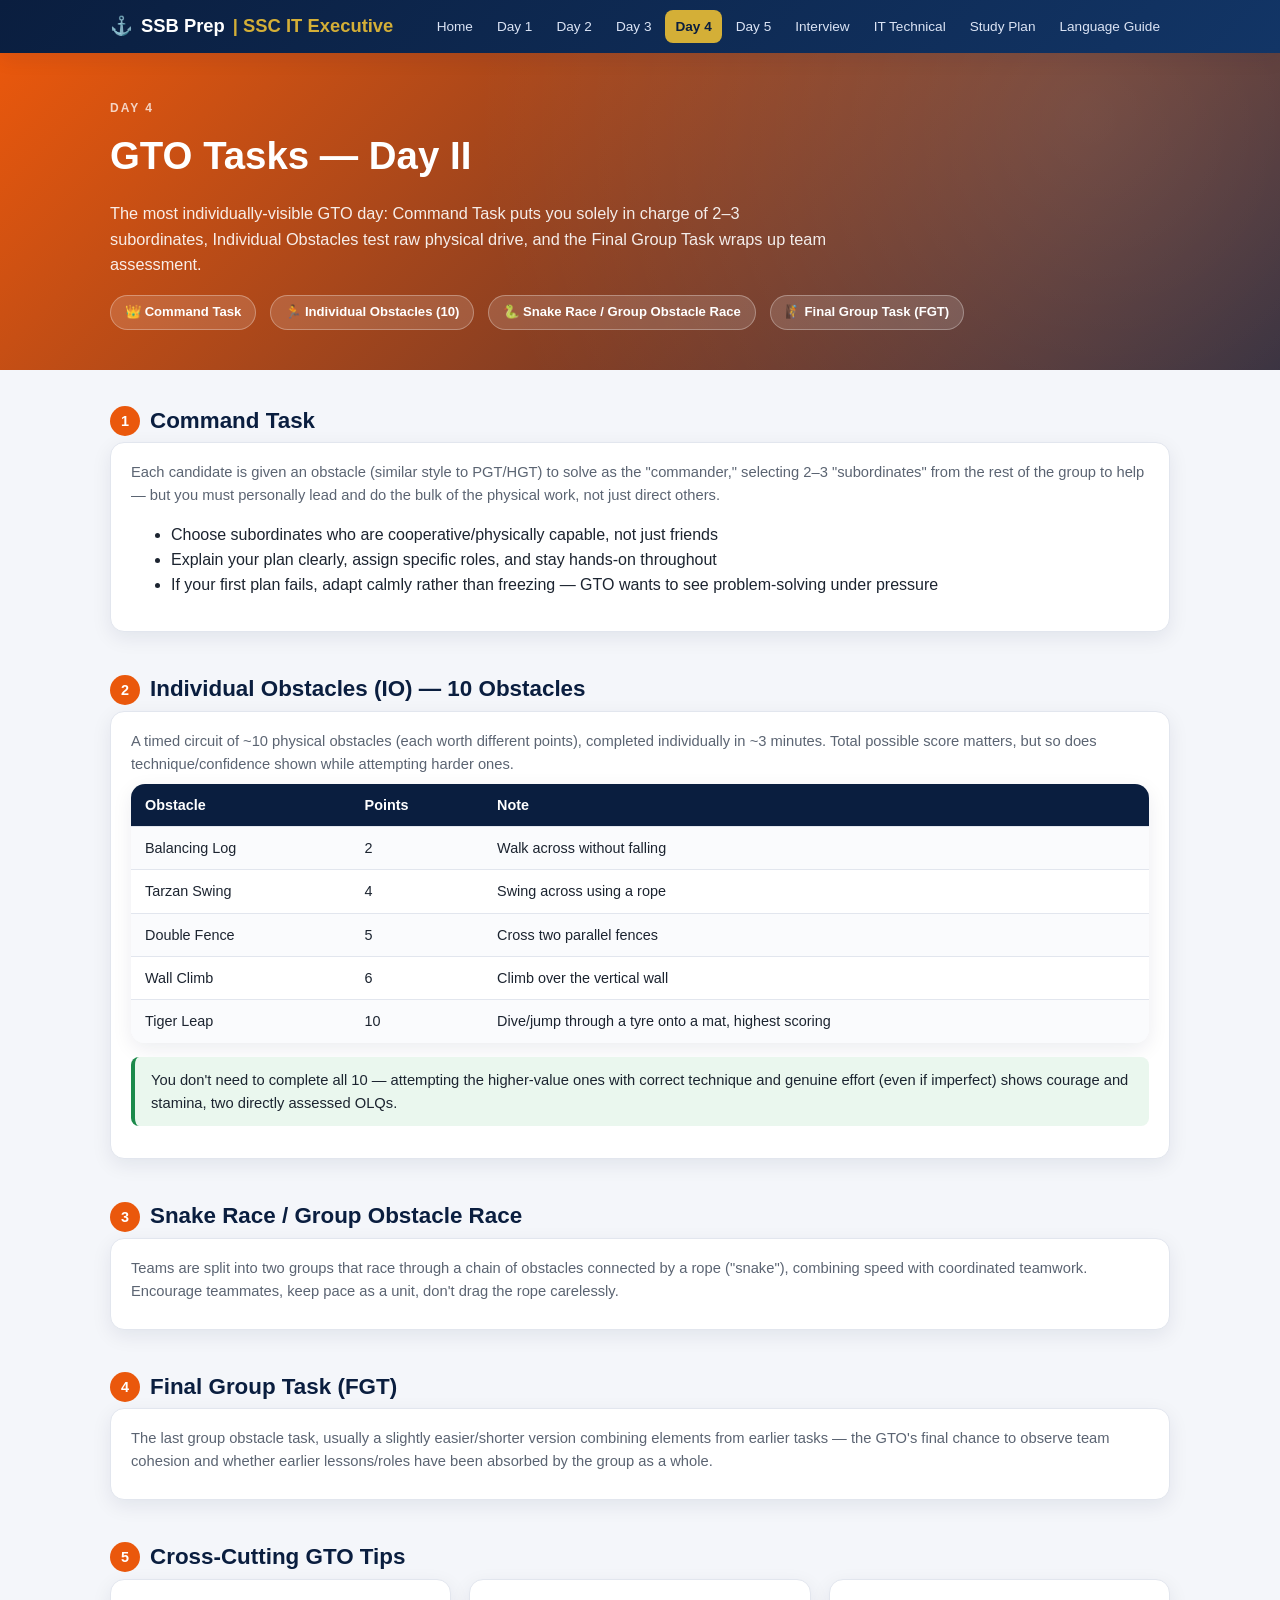
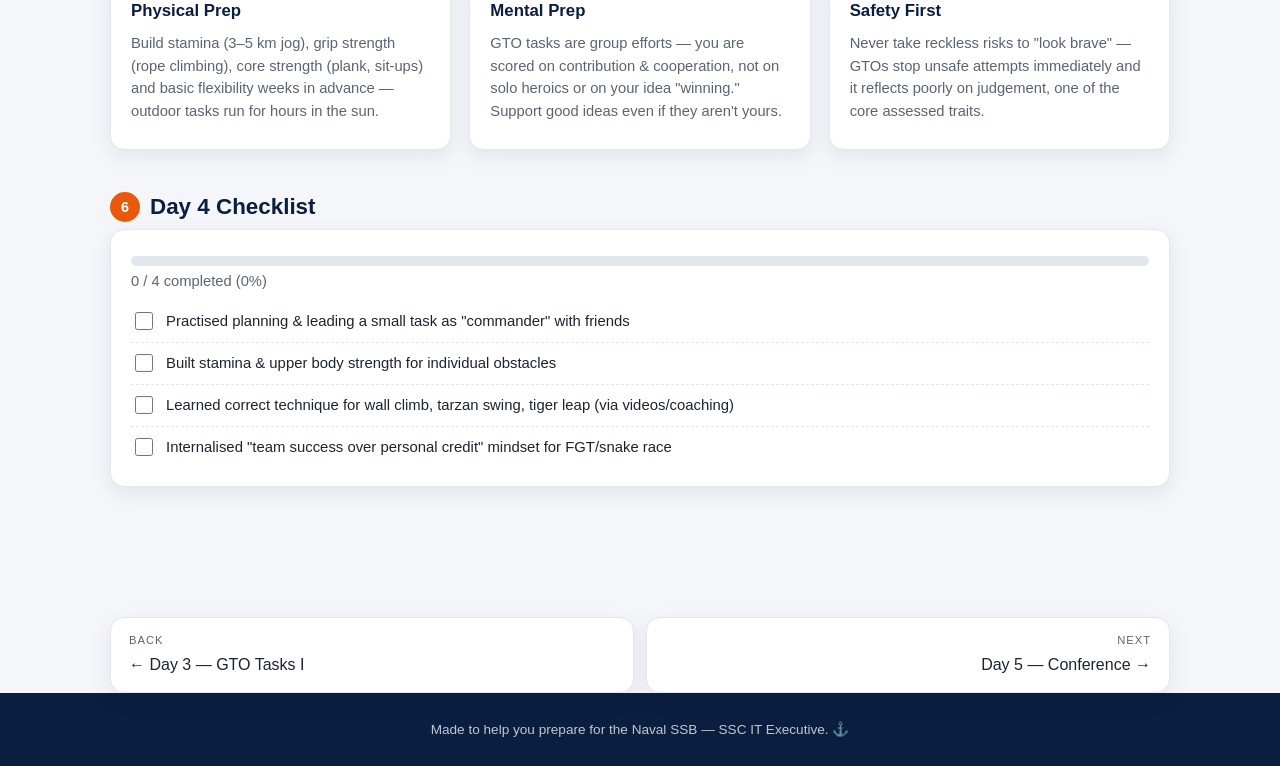
<file: day4-gto-day2.html>
<!DOCTYPE html>
<html lang="en">
<head>
<meta charset="UTF-8">
<meta name="viewport" content="width=device-width, initial-scale=1.0">
<title>Day 4: GTO Tasks II | SSB Prep</title>
<link rel="stylesheet" href="assets/style.css">
</head>
<body>

<nav class="topnav">
  <div class="container">
    <a class="brand" href="index.html">⚓ <span>SSB Prep</span> <span class="anchor">| SSC IT Executive</span></a>
    <div class="navlinks">
      <a href="index.html">Home</a>
      <a href="day1-screening.html">Day 1</a>
      <a href="day2-psychology.html">Day 2</a>
      <a href="day3-gto-day1.html">Day 3</a>
      <a href="day4-gto-day2.html">Day 4</a>
      <a href="day5-conference.html">Day 5</a>
      <a href="interview-guide.html">Interview</a>
      <a href="it-technical-prep.html">IT Technical</a>
      <a href="study-plan.html">Study Plan</a>
      <a href="language-guide.html">Language Guide</a>
    </div>
  </div>
</nav>

<header class="hero" style="--theme: var(--d4)">
  <div class="container">
    <div class="eyebrow">Day 4</div>
    <h1>GTO Tasks — Day II</h1>
    <p class="lead">The most individually-visible GTO day: Command Task puts you solely in charge of 2–3 subordinates,
      Individual Obstacles test raw physical drive, and the Final Group Task wraps up team assessment.</p>
    <div class="hero-meta">
      <span class="pill">👑 Command Task</span>
      <span class="pill">🏃 Individual Obstacles (10)</span>
      <span class="pill">🐍 Snake Race / Group Obstacle Race</span>
      <span class="pill">🧗 Final Group Task (FGT)</span>
    </div>
  </div>
</header>

<main>
  <div class="container">

    <section>
      <h2 class="section-title" style="--theme: var(--d4)"><span class="num">1</span> Command Task</h2>
      <div class="card">
        <p>Each candidate is given an obstacle (similar style to PGT/HGT) to solve as the "commander," selecting 2–3
        "subordinates" from the rest of the group to help — but you must personally lead and do the bulk of the physical
        work, not just direct others.</p>
        <ul>
          <li>Choose subordinates who are cooperative/physically capable, not just friends</li>
          <li>Explain your plan clearly, assign specific roles, and stay hands-on throughout</li>
          <li>If your first plan fails, adapt calmly rather than freezing — GTO wants to see problem-solving under pressure</li>
        </ul>
      </div>
    </section>

    <section>
      <h2 class="section-title" style="--theme: var(--d4)"><span class="num">2</span> Individual Obstacles (IO) — 10 Obstacles</h2>
      <div class="card">
        <p>A timed circuit of ~10 physical obstacles (each worth different points), completed individually in ~3 minutes.
        Total possible score matters, but so does technique/confidence shown while attempting harder ones.</p>
        <table>
          <tr><th>Obstacle</th><th>Points</th><th>Note</th></tr>
          <tr><td>Balancing Log</td><td>2</td><td>Walk across without falling</td></tr>
          <tr><td>Tarzan Swing</td><td>4</td><td>Swing across using a rope</td></tr>
          <tr><td>Double Fence</td><td>5</td><td>Cross two parallel fences</td></tr>
          <tr><td>Wall Climb</td><td>6</td><td>Climb over the vertical wall</td></tr>
          <tr><td>Tiger Leap</td><td>10</td><td>Dive/jump through a tyre onto a mat, highest scoring</td></tr>
        </table>
        <div class="callout tip">You don't need to complete all 10 — attempting the higher-value ones with correct technique and
        genuine effort (even if imperfect) shows courage and stamina, two directly assessed OLQs.</div>
      </div>
    </section>

    <section>
      <h2 class="section-title" style="--theme: var(--d4)"><span class="num">3</span> Snake Race / Group Obstacle Race</h2>
      <div class="card"><p>Teams are split into two groups that race through a chain of obstacles connected by a rope ("snake"),
      combining speed with coordinated teamwork. Encourage teammates, keep pace as a unit, don't drag the rope carelessly.</p></div>
    </section>

    <section>
      <h2 class="section-title" style="--theme: var(--d4)"><span class="num">4</span> Final Group Task (FGT)</h2>
      <div class="card"><p>The last group obstacle task, usually a slightly easier/shorter version combining elements from
      earlier tasks — the GTO's final chance to observe team cohesion and whether earlier lessons/roles have been absorbed
      by the group as a whole.</p></div>
    </section>

    <section>
      <h2 class="section-title" style="--theme: var(--d4)"><span class="num">5</span> Cross-Cutting GTO Tips</h2>
      <div class="grid">
        <div class="card"><h3>Physical Prep</h3><p>Build stamina (3–5 km jog), grip strength (rope climbing), core strength (plank,
        sit-ups) and basic flexibility weeks in advance — outdoor tasks run for hours in the sun.</p></div>
        <div class="card"><h3>Mental Prep</h3><p>GTO tasks are group efforts — you are scored on contribution &amp; cooperation,
        not on solo heroics or on your idea "winning." Support good ideas even if they aren't yours.</p></div>
        <div class="card"><h3>Safety First</h3><p>Never take reckless risks to "look brave" — GTOs stop unsafe attempts immediately
        and it reflects poorly on judgement, one of the core assessed traits.</p></div>
      </div>
    </section>

    <section>
      <h2 class="section-title" style="--theme: var(--d4)"><span class="num">6</span> Day 4 Checklist</h2>
      <div class="card">
        <div class="progress-wrap"><div class="progress-fill" style="--theme: var(--d4)"></div></div>
        <p class="progress-label"></p>
        <ul class="checklist">
          <li><input type="checkbox" id="d4c1" data-persist="command-task-practice"><label for="d4c1">Practised planning &amp; leading a small task as "commander" with friends</label></li>
          <li><input type="checkbox" id="d4c2" data-persist="io-fitness"><label for="d4c2">Built stamina &amp; upper body strength for individual obstacles</label></li>
          <li><input type="checkbox" id="d4c3" data-persist="obstacle-techniques"><label for="d4c3">Learned correct technique for wall climb, tarzan swing, tiger leap (via videos/coaching)</label></li>
          <li><input type="checkbox" id="d4c4" data-persist="teamwork-mindset"><label for="d4c4">Internalised "team success over personal credit" mindset for FGT/snake race</label></li>
        </ul>
      </div>
    </section>

  </div>
</main>

<div class="container">
  <div class="pagenav">
    <a class="prev" href="day3-gto-day1.html"><small>Back</small>← Day 3 — GTO Tasks I</a>
    <a class="next" href="day5-conference.html"><small>Next</small>Day 5 — Conference →</a>
  </div>
</div>

<footer><div class="container">Made to help you prepare for the Naval SSB — SSC IT Executive. ⚓</div></footer>
<script src="assets/script.js"></script>
</body>
</html>
</file>
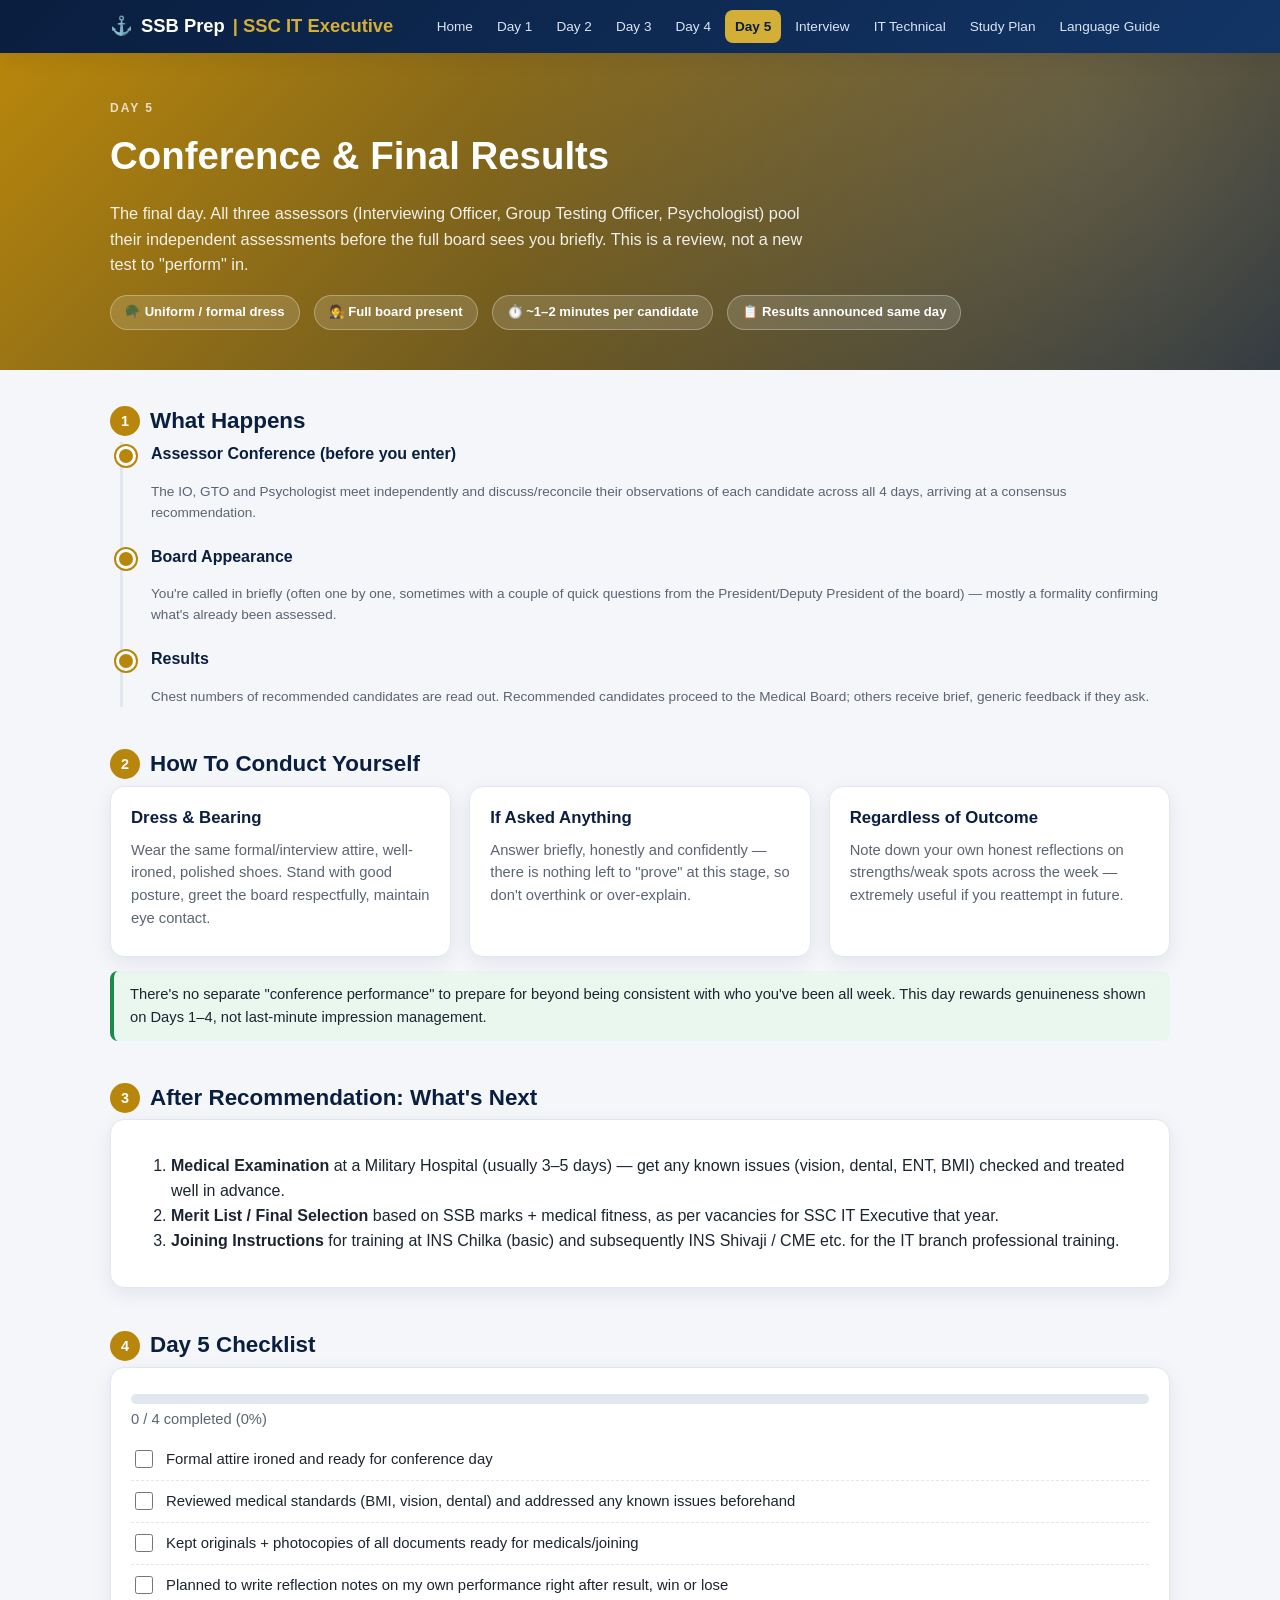
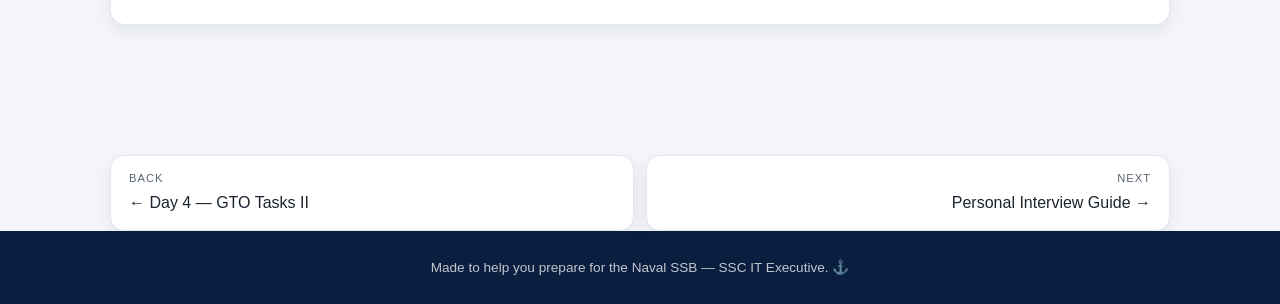
<file: day5-conference.html>
<!DOCTYPE html>
<html lang="en">
<head>
<meta charset="UTF-8">
<meta name="viewport" content="width=device-width, initial-scale=1.0">
<title>Day 5: Conference | SSB Prep</title>
<link rel="stylesheet" href="assets/style.css">
</head>
<body>

<nav class="topnav">
  <div class="container">
    <a class="brand" href="index.html">⚓ <span>SSB Prep</span> <span class="anchor">| SSC IT Executive</span></a>
    <div class="navlinks">
      <a href="index.html">Home</a>
      <a href="day1-screening.html">Day 1</a>
      <a href="day2-psychology.html">Day 2</a>
      <a href="day3-gto-day1.html">Day 3</a>
      <a href="day4-gto-day2.html">Day 4</a>
      <a href="day5-conference.html">Day 5</a>
      <a href="interview-guide.html">Interview</a>
      <a href="it-technical-prep.html">IT Technical</a>
      <a href="study-plan.html">Study Plan</a>
      <a href="language-guide.html">Language Guide</a>
    </div>
  </div>
</nav>

<header class="hero" style="--theme: var(--d5)">
  <div class="container">
    <div class="eyebrow">Day 5</div>
    <h1>Conference &amp; Final Results</h1>
    <p class="lead">The final day. All three assessors (Interviewing Officer, Group Testing Officer, Psychologist) pool their
      independent assessments before the full board sees you briefly. This is a review, not a new test to "perform" in.</p>
    <div class="hero-meta">
      <span class="pill">🪖 Uniform / formal dress</span>
      <span class="pill">🧑‍⚖️ Full board present</span>
      <span class="pill">⏱️ ~1–2 minutes per candidate</span>
      <span class="pill">📋 Results announced same day</span>
    </div>
  </div>
</header>

<main>
  <div class="container">

    <section>
      <h2 class="section-title" style="--theme: var(--d5)"><span class="num">1</span> What Happens</h2>
      <div class="timeline">
        <div class="timeline-item" style="--theme: var(--d5)">
          <h4>Assessor Conference (before you enter)</h4>
          <p class="small">The IO, GTO and Psychologist meet independently and discuss/reconcile their observations of each
          candidate across all 4 days, arriving at a consensus recommendation.</p>
        </div>
        <div class="timeline-item" style="--theme: var(--d5)">
          <h4>Board Appearance</h4>
          <p class="small">You're called in briefly (often one by one, sometimes with a couple of quick questions from the
          President/Deputy President of the board) — mostly a formality confirming what's already been assessed.</p>
        </div>
        <div class="timeline-item" style="--theme: var(--d5)">
          <h4>Results</h4>
          <p class="small">Chest numbers of recommended candidates are read out. Recommended candidates proceed to the
          Medical Board; others receive brief, generic feedback if they ask.</p>
        </div>
      </div>
    </section>

    <section>
      <h2 class="section-title" style="--theme: var(--d5)"><span class="num">2</span> How To Conduct Yourself</h2>
      <div class="grid">
        <div class="card"><h3>Dress &amp; Bearing</h3><p>Wear the same formal/interview attire, well-ironed, polished shoes. Stand
        with good posture, greet the board respectfully, maintain eye contact.</p></div>
        <div class="card"><h3>If Asked Anything</h3><p>Answer briefly, honestly and confidently — there is nothing left to
        "prove" at this stage, so don't overthink or over-explain.</p></div>
        <div class="card"><h3>Regardless of Outcome</h3><p>Note down your own honest reflections on strengths/weak spots
        across the week — extremely useful if you reattempt in future.</p></div>
      </div>
      <div class="callout tip">There's no separate "conference performance" to prepare for beyond being consistent with who you've
      been all week. This day rewards genuineness shown on Days 1–4, not last-minute impression management.</div>
    </section>

    <section>
      <h2 class="section-title" style="--theme: var(--d5)"><span class="num">3</span> After Recommendation: What's Next</h2>
      <div class="card">
        <ol>
          <li><strong>Medical Examination</strong> at a Military Hospital (usually 3–5 days) — get any known issues (vision,
          dental, ENT, BMI) checked and treated well in advance.</li>
          <li><strong>Merit List / Final Selection</strong> based on SSB marks + medical fitness, as per vacancies for SSC IT
          Executive that year.</li>
          <li><strong>Joining Instructions</strong> for training at INS Chilka (basic) and subsequently INS Shivaji / CME etc.
          for the IT branch professional training.</li>
        </ol>
      </div>
    </section>

    <section>
      <h2 class="section-title" style="--theme: var(--d5)"><span class="num">4</span> Day 5 Checklist</h2>
      <div class="card">
        <div class="progress-wrap"><div class="progress-fill" style="--theme: var(--d5)"></div></div>
        <p class="progress-label"></p>
        <ul class="checklist">
          <li><input type="checkbox" id="d5c1" data-persist="attire-ready"><label for="d5c1">Formal attire ironed and ready for conference day</label></li>
          <li><input type="checkbox" id="d5c2" data-persist="medical-prep"><label for="d5c2">Reviewed medical standards (BMI, vision, dental) and addressed any known issues beforehand</label></li>
          <li><input type="checkbox" id="d5c3" data-persist="documents-ready"><label for="d5c3">Kept originals + photocopies of all documents ready for medicals/joining</label></li>
          <li><input type="checkbox" id="d5c4" data-persist="reflection-notes"><label for="d5c4">Planned to write reflection notes on my own performance right after result, win or lose</label></li>
        </ul>
      </div>
    </section>

  </div>
</main>

<div class="container">
  <div class="pagenav">
    <a class="prev" href="day4-gto-day2.html"><small>Back</small>← Day 4 — GTO Tasks II</a>
    <a class="next" href="interview-guide.html"><small>Next</small>Personal Interview Guide →</a>
  </div>
</div>

<footer><div class="container">Made to help you prepare for the Naval SSB — SSC IT Executive. ⚓</div></footer>
<script src="assets/script.js"></script>
</body>
</html>
</file>
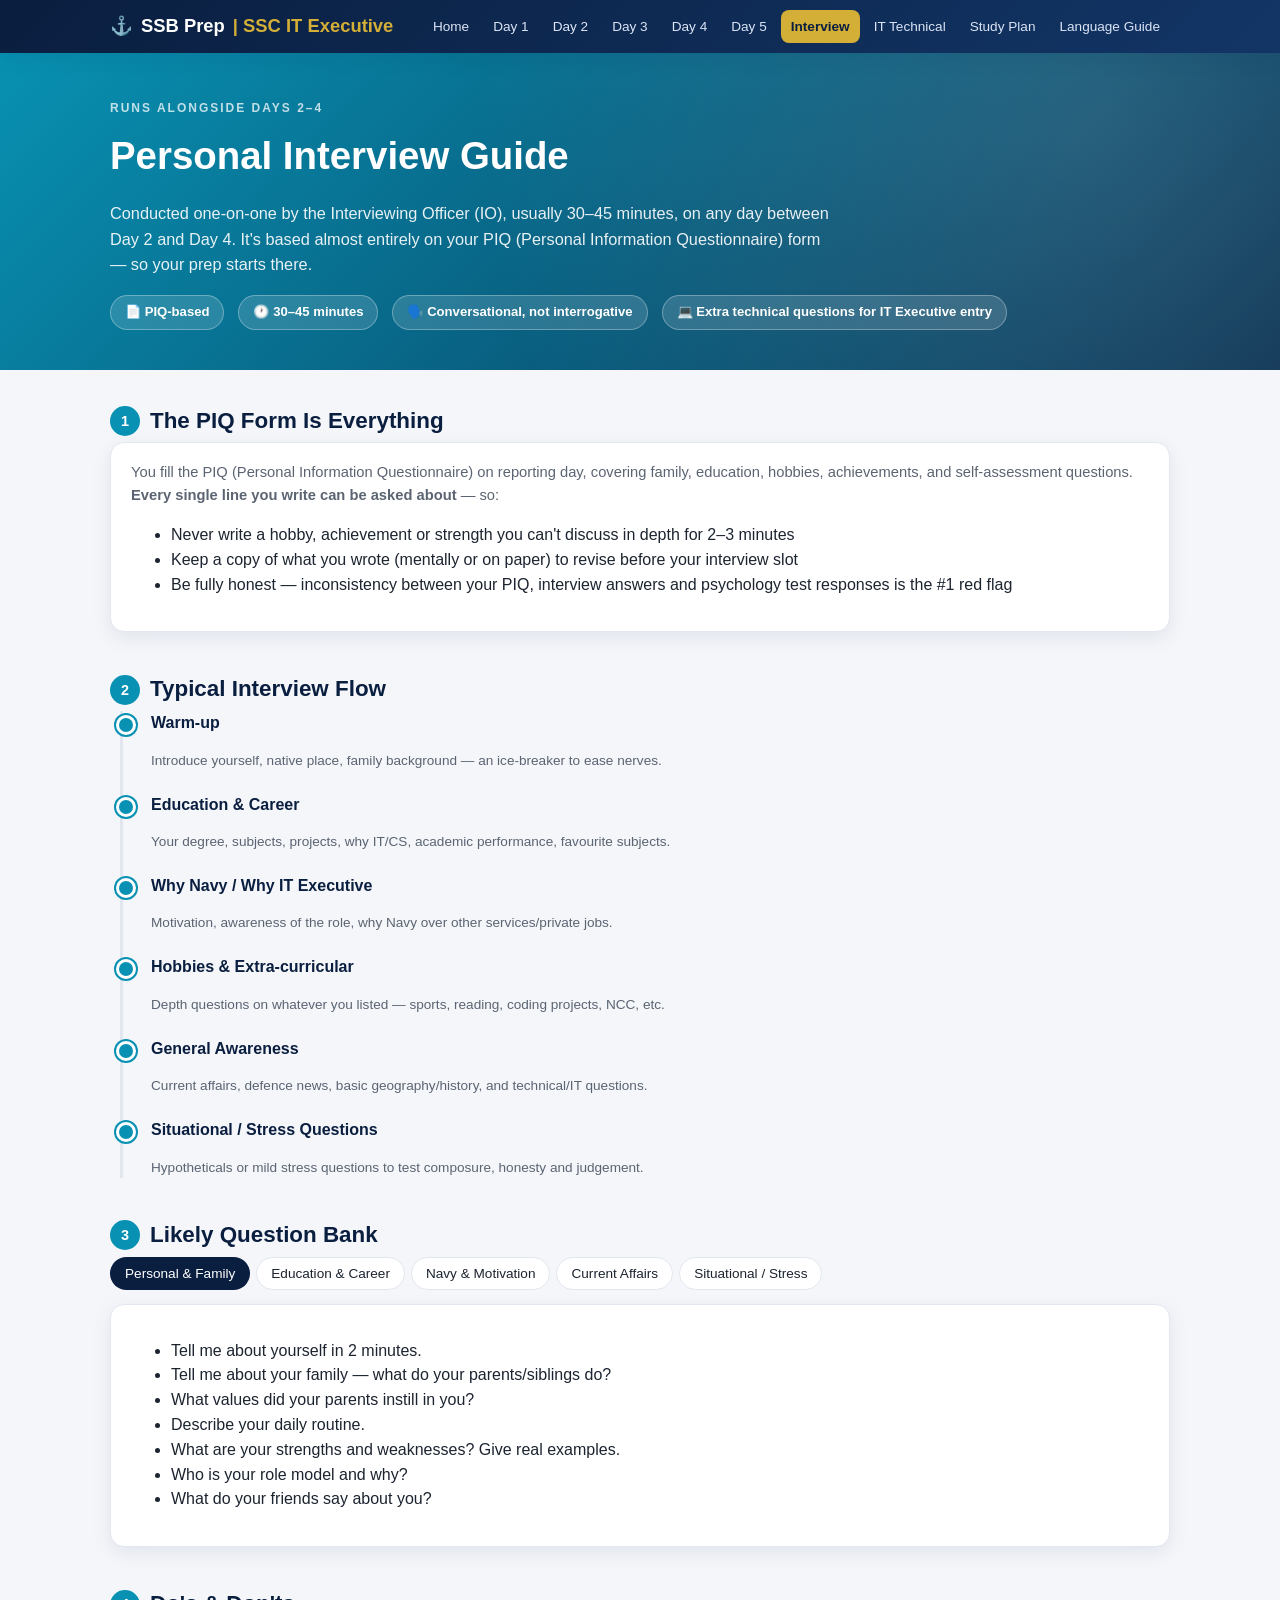
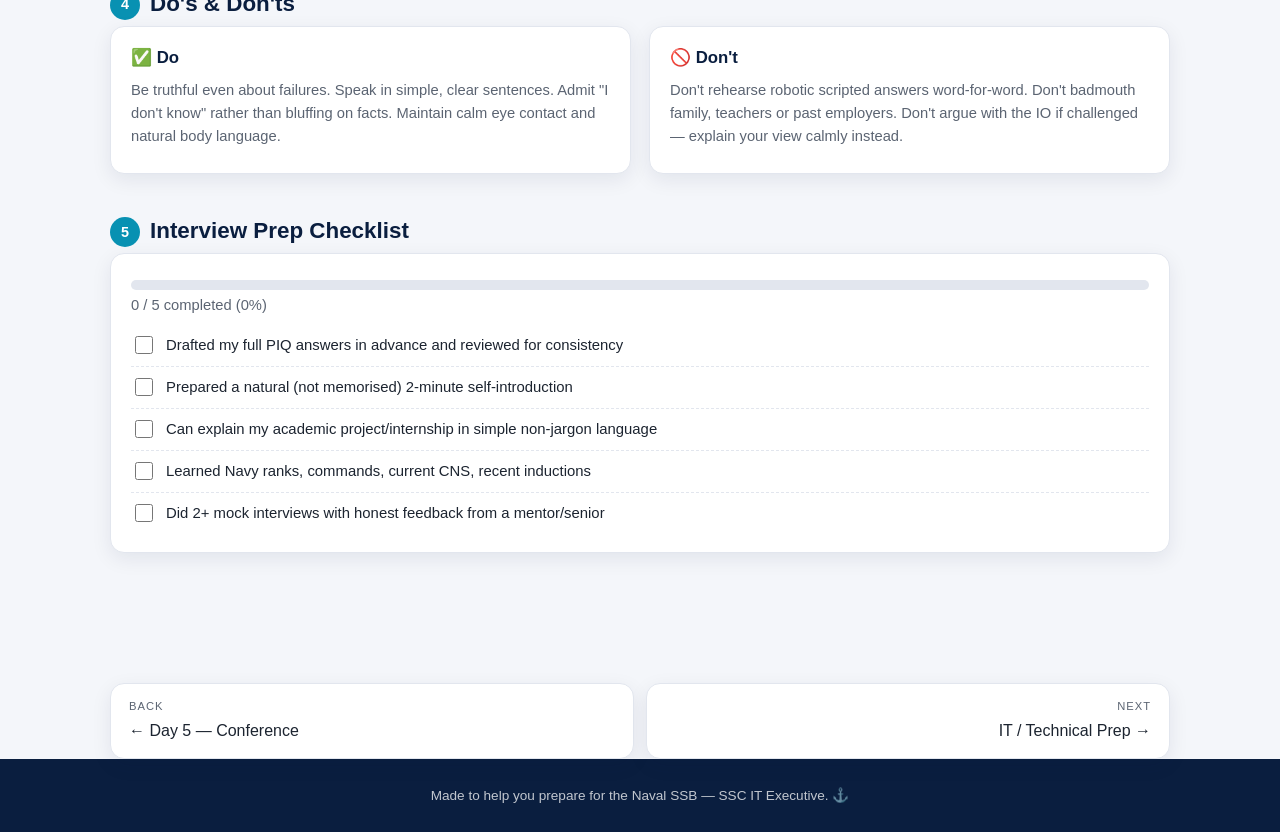
<file: interview-guide.html>
<!DOCTYPE html>
<html lang="en">
<head>
<meta charset="UTF-8">
<meta name="viewport" content="width=device-width, initial-scale=1.0">
<title>Personal Interview Guide | SSB Prep</title>
<link rel="stylesheet" href="assets/style.css">
</head>
<body>

<nav class="topnav">
  <div class="container">
    <a class="brand" href="index.html">⚓ <span>SSB Prep</span> <span class="anchor">| SSC IT Executive</span></a>
    <div class="navlinks">
      <a href="index.html">Home</a>
      <a href="day1-screening.html">Day 1</a>
      <a href="day2-psychology.html">Day 2</a>
      <a href="day3-gto-day1.html">Day 3</a>
      <a href="day4-gto-day2.html">Day 4</a>
      <a href="day5-conference.html">Day 5</a>
      <a href="interview-guide.html">Interview</a>
      <a href="it-technical-prep.html">IT Technical</a>
      <a href="study-plan.html">Study Plan</a>
      <a href="language-guide.html">Language Guide</a>
    </div>
  </div>
</nav>

<header class="hero" style="--theme: var(--iv)">
  <div class="container">
    <div class="eyebrow">Runs alongside Days 2–4</div>
    <h1>Personal Interview Guide</h1>
    <p class="lead">Conducted one-on-one by the Interviewing Officer (IO), usually 30–45 minutes, on any day between Day 2
      and Day 4. It's based almost entirely on your PIQ (Personal Information Questionnaire) form — so your prep starts there.</p>
    <div class="hero-meta">
      <span class="pill">📄 PIQ-based</span>
      <span class="pill">🕐 30–45 minutes</span>
      <span class="pill">🗣️ Conversational, not interrogative</span>
      <span class="pill">💻 Extra technical questions for IT Executive entry</span>
    </div>
  </div>
</header>

<main>
  <div class="container">

    <section>
      <h2 class="section-title" style="--theme: var(--iv)"><span class="num">1</span> The PIQ Form Is Everything</h2>
      <div class="card">
        <p>You fill the PIQ (Personal Information Questionnaire) on reporting day, covering family, education, hobbies,
        achievements, and self-assessment questions. <strong>Every single line you write can be asked about</strong> — so:</p>
        <ul>
          <li>Never write a hobby, achievement or strength you can't discuss in depth for 2–3 minutes</li>
          <li>Keep a copy of what you wrote (mentally or on paper) to revise before your interview slot</li>
          <li>Be fully honest — inconsistency between your PIQ, interview answers and psychology test responses is the #1 red flag</li>
        </ul>
      </div>
    </section>

    <section>
      <h2 class="section-title" style="--theme: var(--iv)"><span class="num">2</span> Typical Interview Flow</h2>
      <div class="timeline">
        <div class="timeline-item" style="--theme: var(--iv)"><h4>Warm-up</h4><p class="small">Introduce yourself, native place, family background — an ice-breaker to ease nerves.</p></div>
        <div class="timeline-item" style="--theme: var(--iv)"><h4>Education &amp; Career</h4><p class="small">Your degree, subjects, projects, why IT/CS, academic performance, favourite subjects.</p></div>
        <div class="timeline-item" style="--theme: var(--iv)"><h4>Why Navy / Why IT Executive</h4><p class="small">Motivation, awareness of the role, why Navy over other services/private jobs.</p></div>
        <div class="timeline-item" style="--theme: var(--iv)"><h4>Hobbies &amp; Extra-curricular</h4><p class="small">Depth questions on whatever you listed — sports, reading, coding projects, NCC, etc.</p></div>
        <div class="timeline-item" style="--theme: var(--iv)"><h4>General Awareness</h4><p class="small">Current affairs, defence news, basic geography/history, and technical/IT questions.</p></div>
        <div class="timeline-item" style="--theme: var(--iv)"><h4>Situational / Stress Questions</h4><p class="small">Hypotheticals or mild stress questions to test composure, honesty and judgement.</p></div>
      </div>
    </section>

    <section>
      <h2 class="section-title" style="--theme: var(--iv)"><span class="num">3</span> Likely Question Bank</h2>
      <div class="tabs">
        <button class="tab-btn active" data-tab="q-personal">Personal &amp; Family</button>
        <button class="tab-btn" data-tab="q-edu">Education &amp; Career</button>
        <button class="tab-btn" data-tab="q-navy">Navy &amp; Motivation</button>
        <button class="tab-btn" data-tab="q-current">Current Affairs</button>
        <button class="tab-btn" data-tab="q-situational">Situational / Stress</button>
      </div>

      <div class="tab-panel active" id="q-personal">
        <div class="card">
          <ul>
            <li>Tell me about yourself in 2 minutes.</li>
            <li>Tell me about your family — what do your parents/siblings do?</li>
            <li>What values did your parents instill in you?</li>
            <li>Describe your daily routine.</li>
            <li>What are your strengths and weaknesses? Give real examples.</li>
            <li>Who is your role model and why?</li>
            <li>What do your friends say about you?</li>
          </ul>
        </div>
      </div>
      <div class="tab-panel" id="q-edu">
        <div class="card">
          <ul>
            <li>Explain your final year project in simple terms.</li>
            <li>What programming languages/tools are you strongest in?</li>
            <li>Why did you choose Computer Science / IT?</li>
            <li>What was your toughest subject and how did you manage it?</li>
            <li>Any internships or certifications — what did you learn?</li>
            <li>Difference between your degree's focus and what IT Executive role needs — how will you bridge it?</li>
          </ul>
        </div>
      </div>
      <div class="tab-panel" id="q-navy">
        <div class="card">
          <ul>
            <li>Why do you want to join the Indian Navy specifically (not Army/Air Force)?</li>
            <li>Why SSC (Short Service Commission) and not a permanent commission route?</li>
            <li>What do you know about the role of an IT Executive Officer in the Navy?</li>
            <li>What ranks/insignia do Navy officers have? (Sub Lieutenant → Lieutenant → Lt. Commander...)</li>
            <li>Name some Naval bases/commands in India (Western, Eastern, Southern Naval Command).</li>
            <li>What will you do if you're not recommended this time?</li>
            <li>Are you willing to serve anywhere in India, including remote or sea-going postings?</li>
          </ul>
        </div>
      </div>
      <div class="tab-panel" id="q-current">
        <div class="card">
          <ul>
            <li>Recent Indian Navy inductions (INS ships, submarines, indigenous aircraft carrier, etc.)</li>
            <li>India's stance on regional maritime security (Indian Ocean Region, String of Pearls).</li>
            <li>Recent government initiatives: Digital India, Aatmanirbhar Bharat in defence manufacturing.</li>
            <li>Major recent cyber security incidents/policies in India.</li>
            <li>Current Chief of Naval Staff, Defence Minister, key defence exercises (Malabar, Milan, Varuna).</li>
          </ul>
        </div>
      </div>
      <div class="tab-panel" id="q-situational">
        <div class="card">
          <ul>
            <li>If your senior gives an order you believe is wrong, what will you do?</li>
            <li>You made a mistake in a report at work — how do you handle it?</li>
            <li>How do you handle criticism from a superior in front of others?</li>
            <li>Would you follow an order you personally disagree with?</li>
            <li>Describe a time you failed and what you learned.</li>
          </ul>
        </div>
      </div>
    </section>

    <section>
      <h2 class="section-title" style="--theme: var(--iv)"><span class="num">4</span> Do's &amp; Don'ts</h2>
      <div class="grid">
        <div class="card"><h3>✅ Do</h3><p>Be truthful even about failures. Speak in simple, clear sentences. Admit "I don't know"
        rather than bluffing on facts. Maintain calm eye contact and natural body language.</p></div>
        <div class="card"><h3>🚫 Don't</h3><p>Don't rehearse robotic scripted answers word-for-word. Don't badmouth family,
        teachers or past employers. Don't argue with the IO if challenged — explain your view calmly instead.</p></div>
      </div>
    </section>

    <section>
      <h2 class="section-title" style="--theme: var(--iv)"><span class="num">5</span> Interview Prep Checklist</h2>
      <div class="card">
        <div class="progress-wrap"><div class="progress-fill" style="--theme: var(--iv)"></div></div>
        <p class="progress-label"></p>
        <ul class="checklist">
          <li><input type="checkbox" id="ivc1" data-persist="piq-draft"><label for="ivc1">Drafted my full PIQ answers in advance and reviewed for consistency</label></li>
          <li><input type="checkbox" id="ivc2" data-persist="self-intro"><label for="ivc2">Prepared a natural (not memorised) 2-minute self-introduction</label></li>
          <li><input type="checkbox" id="ivc3" data-persist="project-explain"><label for="ivc3">Can explain my academic project/internship in simple non-jargon language</label></li>
          <li><input type="checkbox" id="ivc4" data-persist="navy-facts"><label for="ivc4">Learned Navy ranks, commands, current CNS, recent inductions</label></li>
          <li><input type="checkbox" id="ivc5" data-persist="mock-interview"><label for="ivc5">Did 2+ mock interviews with honest feedback from a mentor/senior</label></li>
        </ul>
      </div>
    </section>

  </div>
</main>

<div class="container">
  <div class="pagenav">
    <a class="prev" href="day5-conference.html"><small>Back</small>← Day 5 — Conference</a>
    <a class="next" href="it-technical-prep.html"><small>Next</small>IT / Technical Prep →</a>
  </div>
</div>

<footer><div class="container">Made to help you prepare for the Naval SSB — SSC IT Executive. ⚓</div></footer>
<script src="assets/script.js"></script>
</body>
</html>
</file>
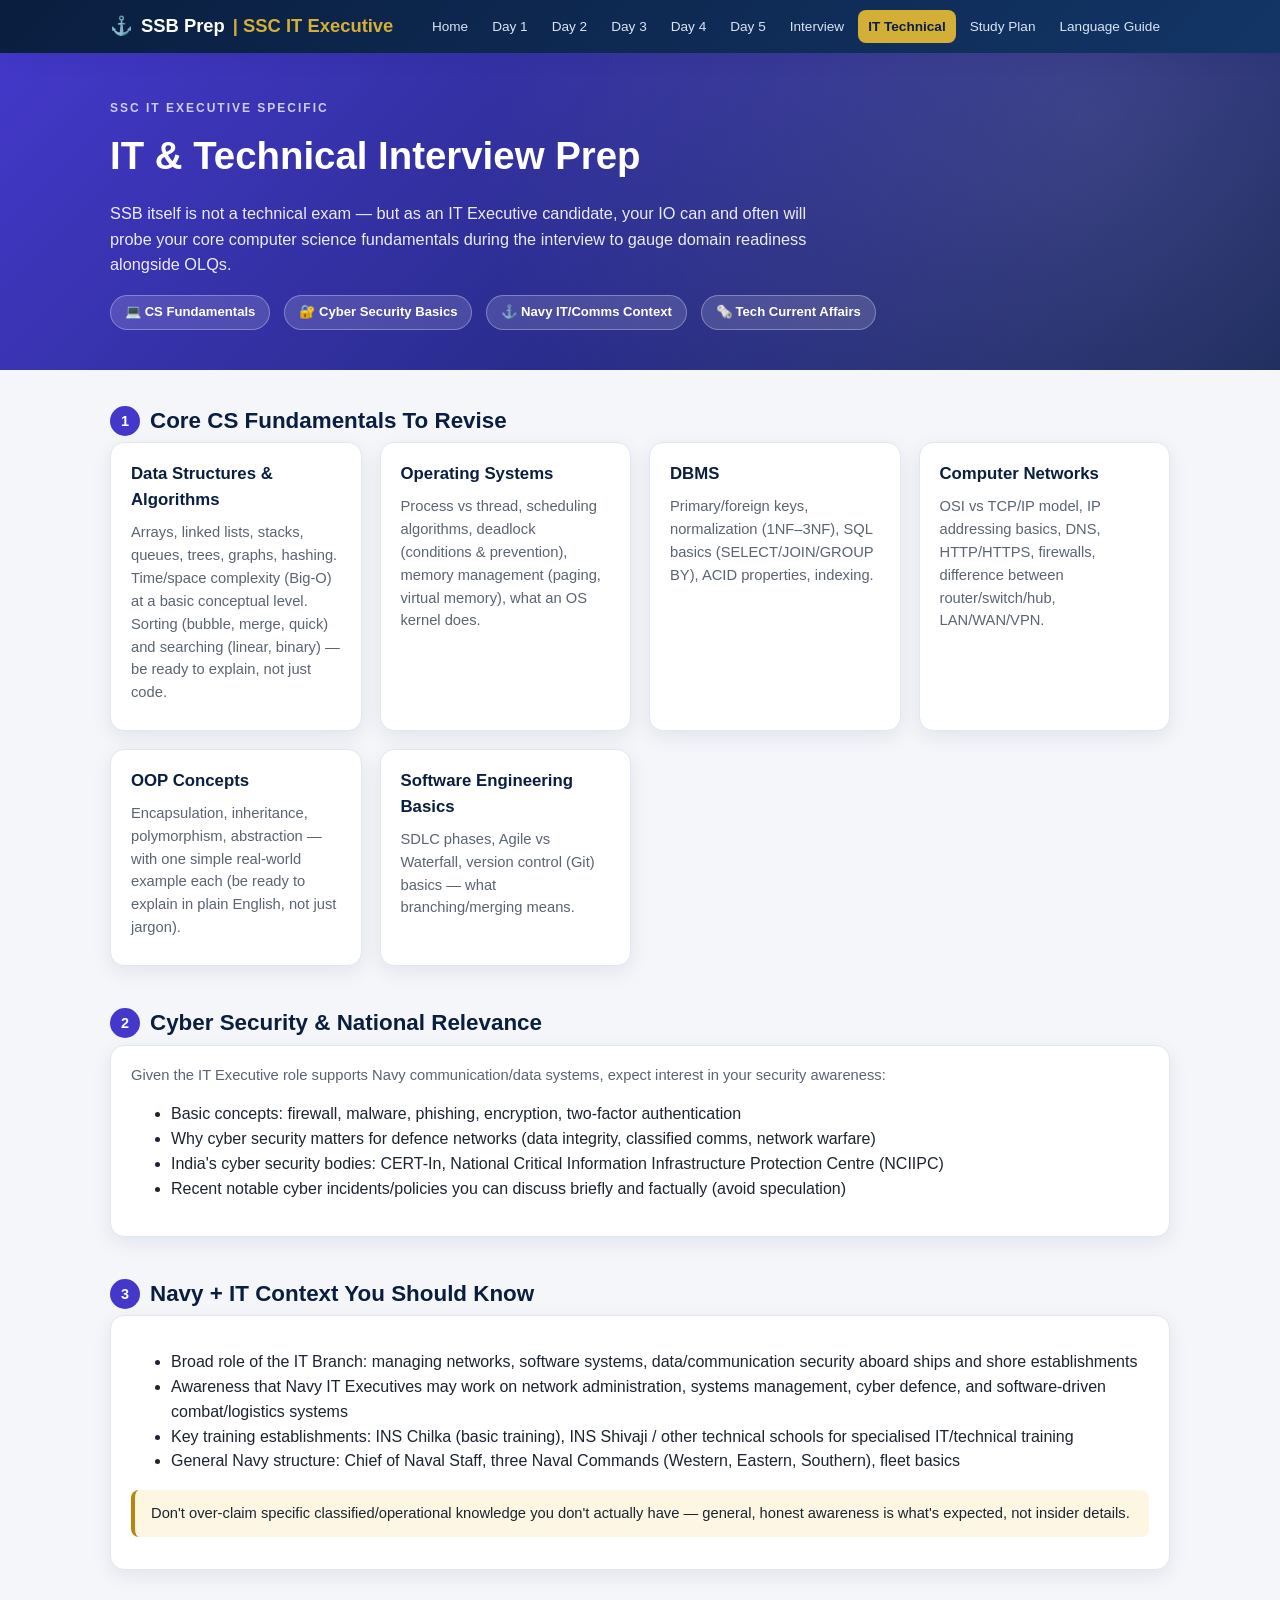
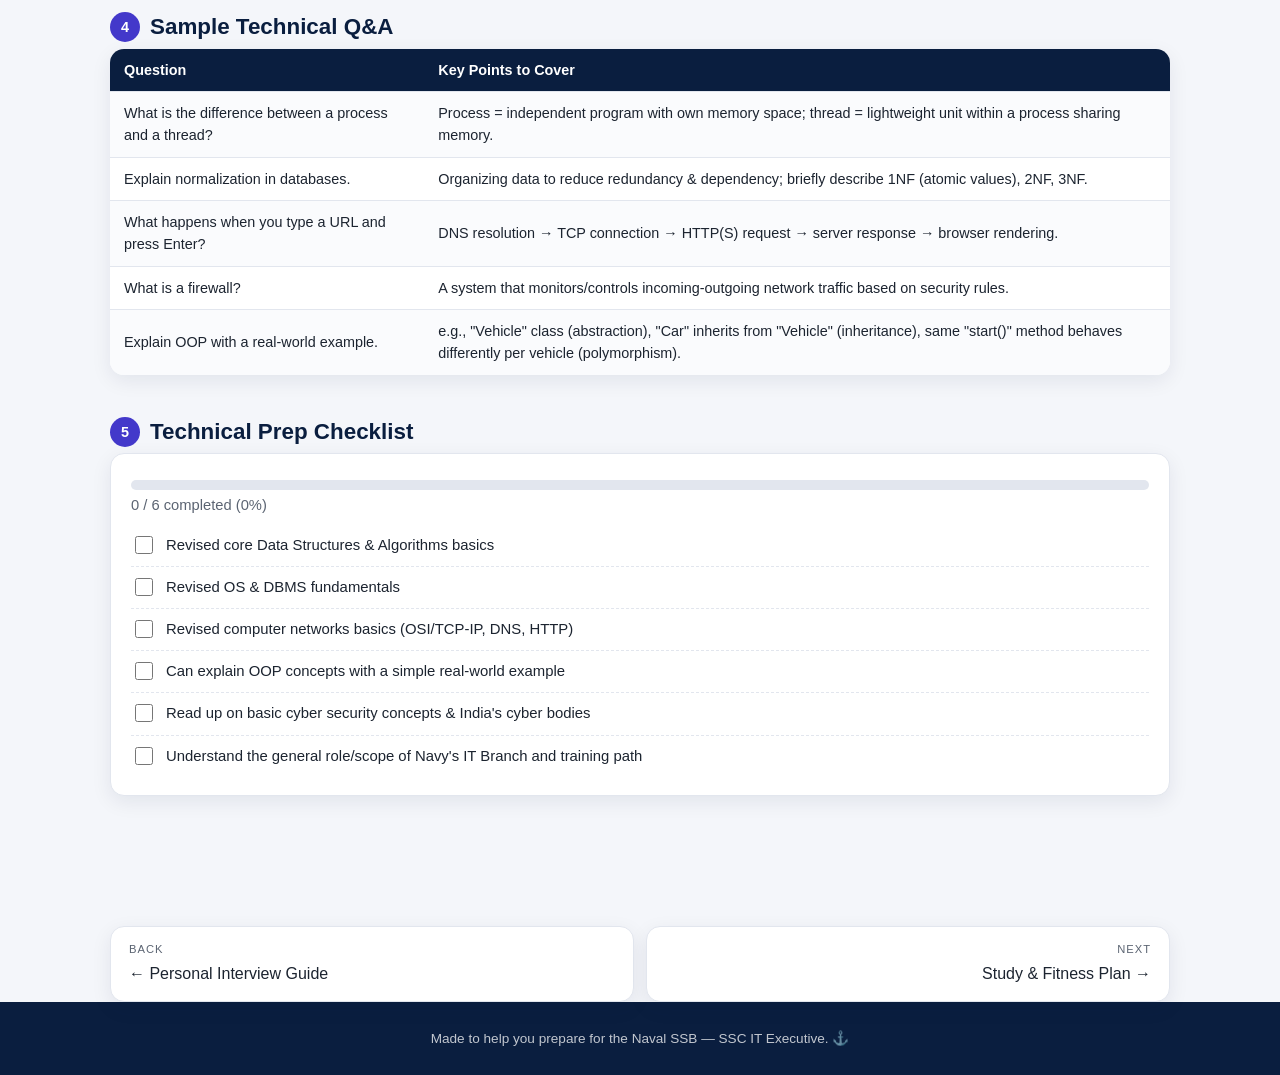
<file: it-technical-prep.html>
<!DOCTYPE html>
<html lang="en">
<head>
<meta charset="UTF-8">
<meta name="viewport" content="width=device-width, initial-scale=1.0">
<title>IT / Technical Prep | SSB Prep</title>
<link rel="stylesheet" href="assets/style.css">
</head>
<body>

<nav class="topnav">
  <div class="container">
    <a class="brand" href="index.html">⚓ <span>SSB Prep</span> <span class="anchor">| SSC IT Executive</span></a>
    <div class="navlinks">
      <a href="index.html">Home</a>
      <a href="day1-screening.html">Day 1</a>
      <a href="day2-psychology.html">Day 2</a>
      <a href="day3-gto-day1.html">Day 3</a>
      <a href="day4-gto-day2.html">Day 4</a>
      <a href="day5-conference.html">Day 5</a>
      <a href="interview-guide.html">Interview</a>
      <a href="it-technical-prep.html">IT Technical</a>
      <a href="study-plan.html">Study Plan</a>
      <a href="language-guide.html">Language Guide</a>
    </div>
  </div>
</nav>

<header class="hero" style="--theme: var(--tech)">
  <div class="container">
    <div class="eyebrow">SSC IT Executive Specific</div>
    <h1>IT &amp; Technical Interview Prep</h1>
    <p class="lead">SSB itself is not a technical exam — but as an IT Executive candidate, your IO can and often will
      probe your core computer science fundamentals during the interview to gauge domain readiness alongside OLQs.</p>
    <div class="hero-meta">
      <span class="pill">💻 CS Fundamentals</span>
      <span class="pill">🔐 Cyber Security Basics</span>
      <span class="pill">⚓ Navy IT/Comms Context</span>
      <span class="pill">🗞️ Tech Current Affairs</span>
    </div>
  </div>
</header>

<main>
  <div class="container">

    <section>
      <h2 class="section-title" style="--theme: var(--tech)"><span class="num">1</span> Core CS Fundamentals To Revise</h2>
      <div class="grid">
        <div class="card">
          <h3>Data Structures &amp; Algorithms</h3>
          <p>Arrays, linked lists, stacks, queues, trees, graphs, hashing. Time/space complexity (Big-O) at a basic
          conceptual level. Sorting (bubble, merge, quick) and searching (linear, binary) — be ready to explain, not just code.</p>
        </div>
        <div class="card">
          <h3>Operating Systems</h3>
          <p>Process vs thread, scheduling algorithms, deadlock (conditions &amp; prevention), memory management (paging,
          virtual memory), what an OS kernel does.</p>
        </div>
        <div class="card">
          <h3>DBMS</h3>
          <p>Primary/foreign keys, normalization (1NF–3NF), SQL basics (SELECT/JOIN/GROUP BY), ACID properties, indexing.</p>
        </div>
        <div class="card">
          <h3>Computer Networks</h3>
          <p>OSI vs TCP/IP model, IP addressing basics, DNS, HTTP/HTTPS, firewalls, difference between router/switch/hub, LAN/WAN/VPN.</p>
        </div>
        <div class="card">
          <h3>OOP Concepts</h3>
          <p>Encapsulation, inheritance, polymorphism, abstraction — with one simple real-world example each (be ready to
          explain in plain English, not just jargon).</p>
        </div>
        <div class="card">
          <h3>Software Engineering Basics</h3>
          <p>SDLC phases, Agile vs Waterfall, version control (Git) basics — what branching/merging means.</p>
        </div>
      </div>
    </section>

    <section>
      <h2 class="section-title" style="--theme: var(--tech)"><span class="num">2</span> Cyber Security &amp; National Relevance</h2>
      <div class="card">
        <p>Given the IT Executive role supports Navy communication/data systems, expect interest in your security awareness:</p>
        <ul>
          <li>Basic concepts: firewall, malware, phishing, encryption, two-factor authentication</li>
          <li>Why cyber security matters for defence networks (data integrity, classified comms, network warfare)</li>
          <li>India's cyber security bodies: CERT-In, National Critical Information Infrastructure Protection Centre (NCIIPC)</li>
          <li>Recent notable cyber incidents/policies you can discuss briefly and factually (avoid speculation)</li>
        </ul>
      </div>
    </section>

    <section>
      <h2 class="section-title" style="--theme: var(--tech)"><span class="num">3</span> Navy + IT Context You Should Know</h2>
      <div class="card">
        <ul>
          <li>Broad role of the IT Branch: managing networks, software systems, data/communication security aboard ships and shore establishments</li>
          <li>Awareness that Navy IT Executives may work on network administration, systems management, cyber defence, and software-driven combat/logistics systems</li>
          <li>Key training establishments: INS Chilka (basic training), INS Shivaji / other technical schools for specialised IT/technical training</li>
          <li>General Navy structure: Chief of Naval Staff, three Naval Commands (Western, Eastern, Southern), fleet basics</li>
        </ul>
        <div class="callout warn">Don't over-claim specific classified/operational knowledge you don't actually have — general, honest
        awareness is what's expected, not insider details.</div>
      </div>
    </section>

    <section>
      <h2 class="section-title" style="--theme: var(--tech)"><span class="num">4</span> Sample Technical Q&amp;A</h2>
      <table>
        <tr><th>Question</th><th>Key Points to Cover</th></tr>
        <tr><td>What is the difference between a process and a thread?</td><td>Process = independent program with own memory space; thread = lightweight unit within a process sharing memory.</td></tr>
        <tr><td>Explain normalization in databases.</td><td>Organizing data to reduce redundancy &amp; dependency; briefly describe 1NF (atomic values), 2NF, 3NF.</td></tr>
        <tr><td>What happens when you type a URL and press Enter?</td><td>DNS resolution → TCP connection → HTTP(S) request → server response → browser rendering.</td></tr>
        <tr><td>What is a firewall?</td><td>A system that monitors/controls incoming-outgoing network traffic based on security rules.</td></tr>
        <tr><td>Explain OOP with a real-world example.</td><td>e.g., "Vehicle" class (abstraction), "Car" inherits from "Vehicle" (inheritance), same "start()" method behaves differently per vehicle (polymorphism).</td></tr>
      </table>
    </section>

    <section>
      <h2 class="section-title" style="--theme: var(--tech)"><span class="num">5</span> Technical Prep Checklist</h2>
      <div class="card">
        <div class="progress-wrap"><div class="progress-fill" style="--theme: var(--tech)"></div></div>
        <p class="progress-label"></p>
        <ul class="checklist">
          <li><input type="checkbox" id="tc1" data-persist="ds-algo"><label for="tc1">Revised core Data Structures &amp; Algorithms basics</label></li>
          <li><input type="checkbox" id="tc2" data-persist="os-dbms"><label for="tc2">Revised OS &amp; DBMS fundamentals</label></li>
          <li><input type="checkbox" id="tc3" data-persist="networks"><label for="tc3">Revised computer networks basics (OSI/TCP-IP, DNS, HTTP)</label></li>
          <li><input type="checkbox" id="tc4" data-persist="oop"><label for="tc4">Can explain OOP concepts with a simple real-world example</label></li>
          <li><input type="checkbox" id="tc5" data-persist="cyber-awareness"><label for="tc5">Read up on basic cyber security concepts &amp; India's cyber bodies</label></li>
          <li><input type="checkbox" id="tc6" data-persist="navy-it-role"><label for="tc6">Understand the general role/scope of Navy's IT Branch and training path</label></li>
        </ul>
      </div>
    </section>

  </div>
</main>

<div class="container">
  <div class="pagenav">
    <a class="prev" href="interview-guide.html"><small>Back</small>← Personal Interview Guide</a>
    <a class="next" href="study-plan.html"><small>Next</small>Study &amp; Fitness Plan →</a>
  </div>
</div>

<footer><div class="container">Made to help you prepare for the Naval SSB — SSC IT Executive. ⚓</div></footer>
<script src="assets/script.js"></script>
</body>
</html>
</file>
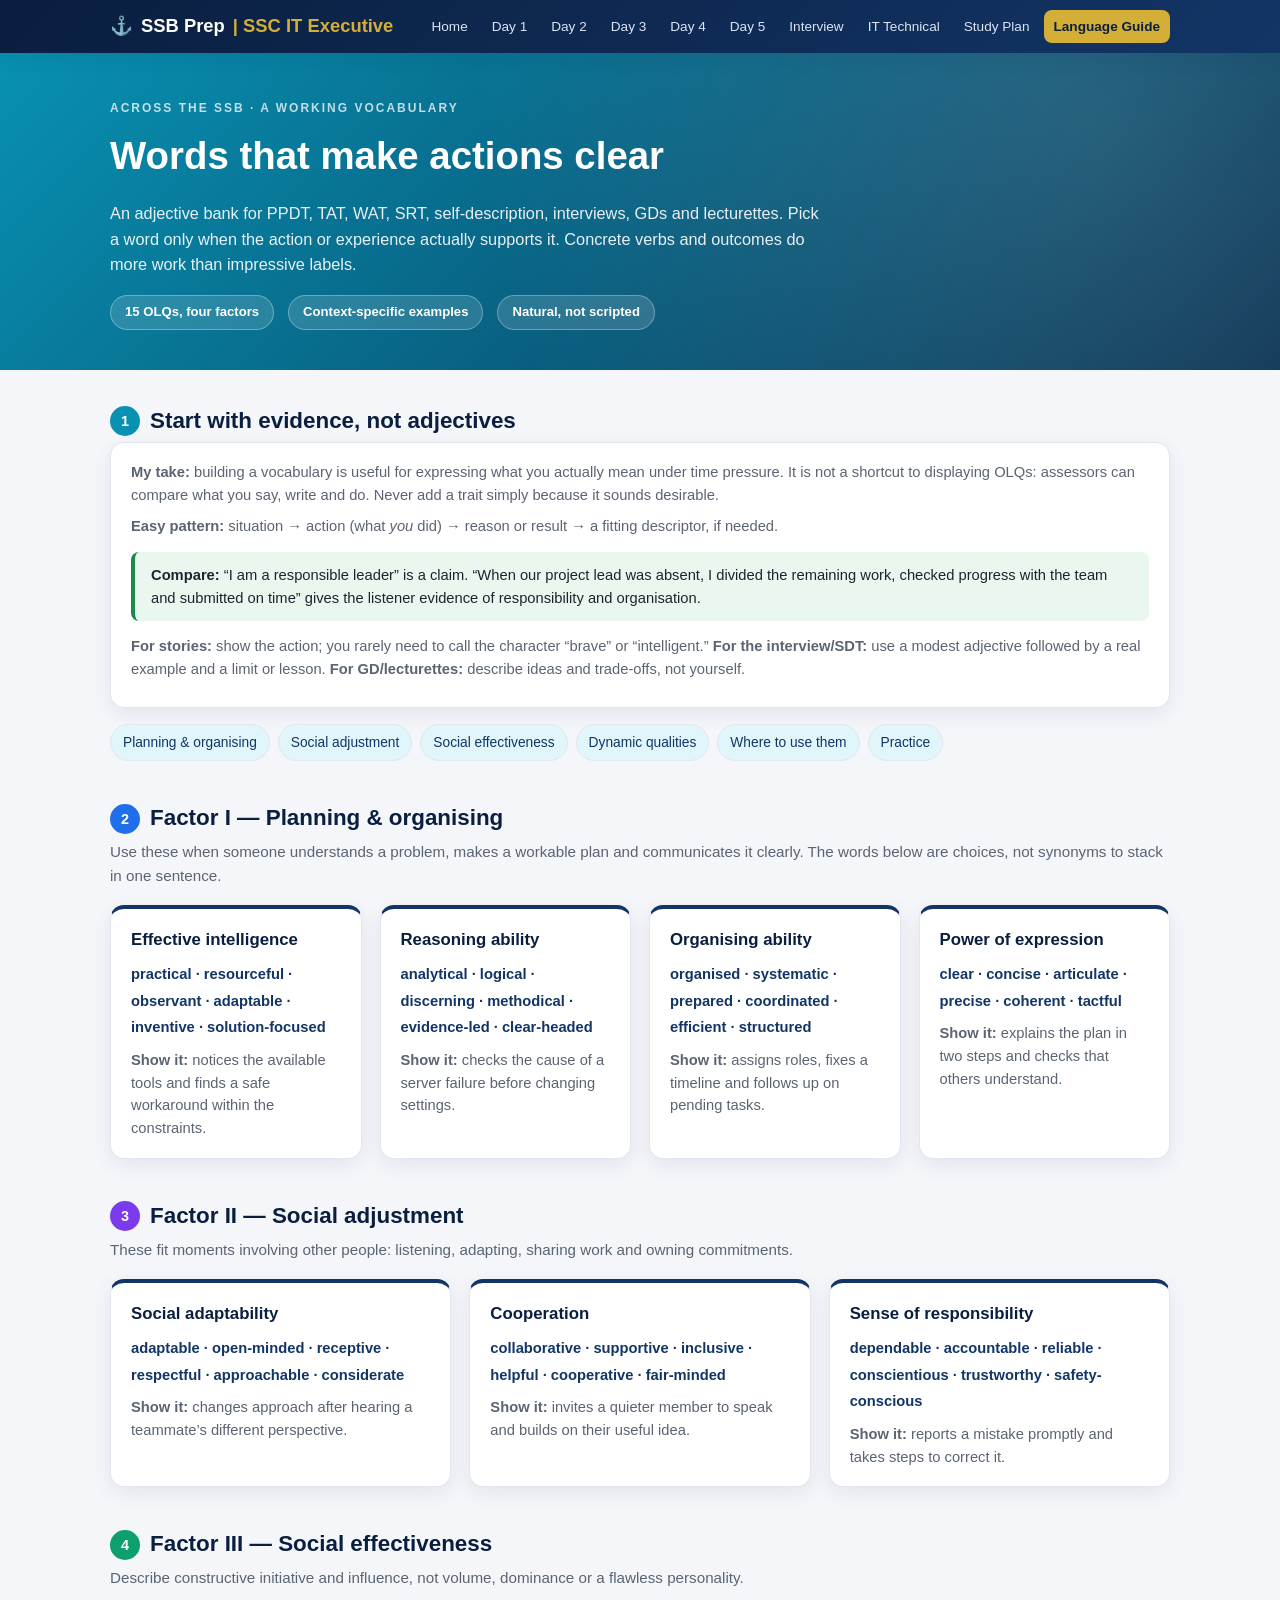
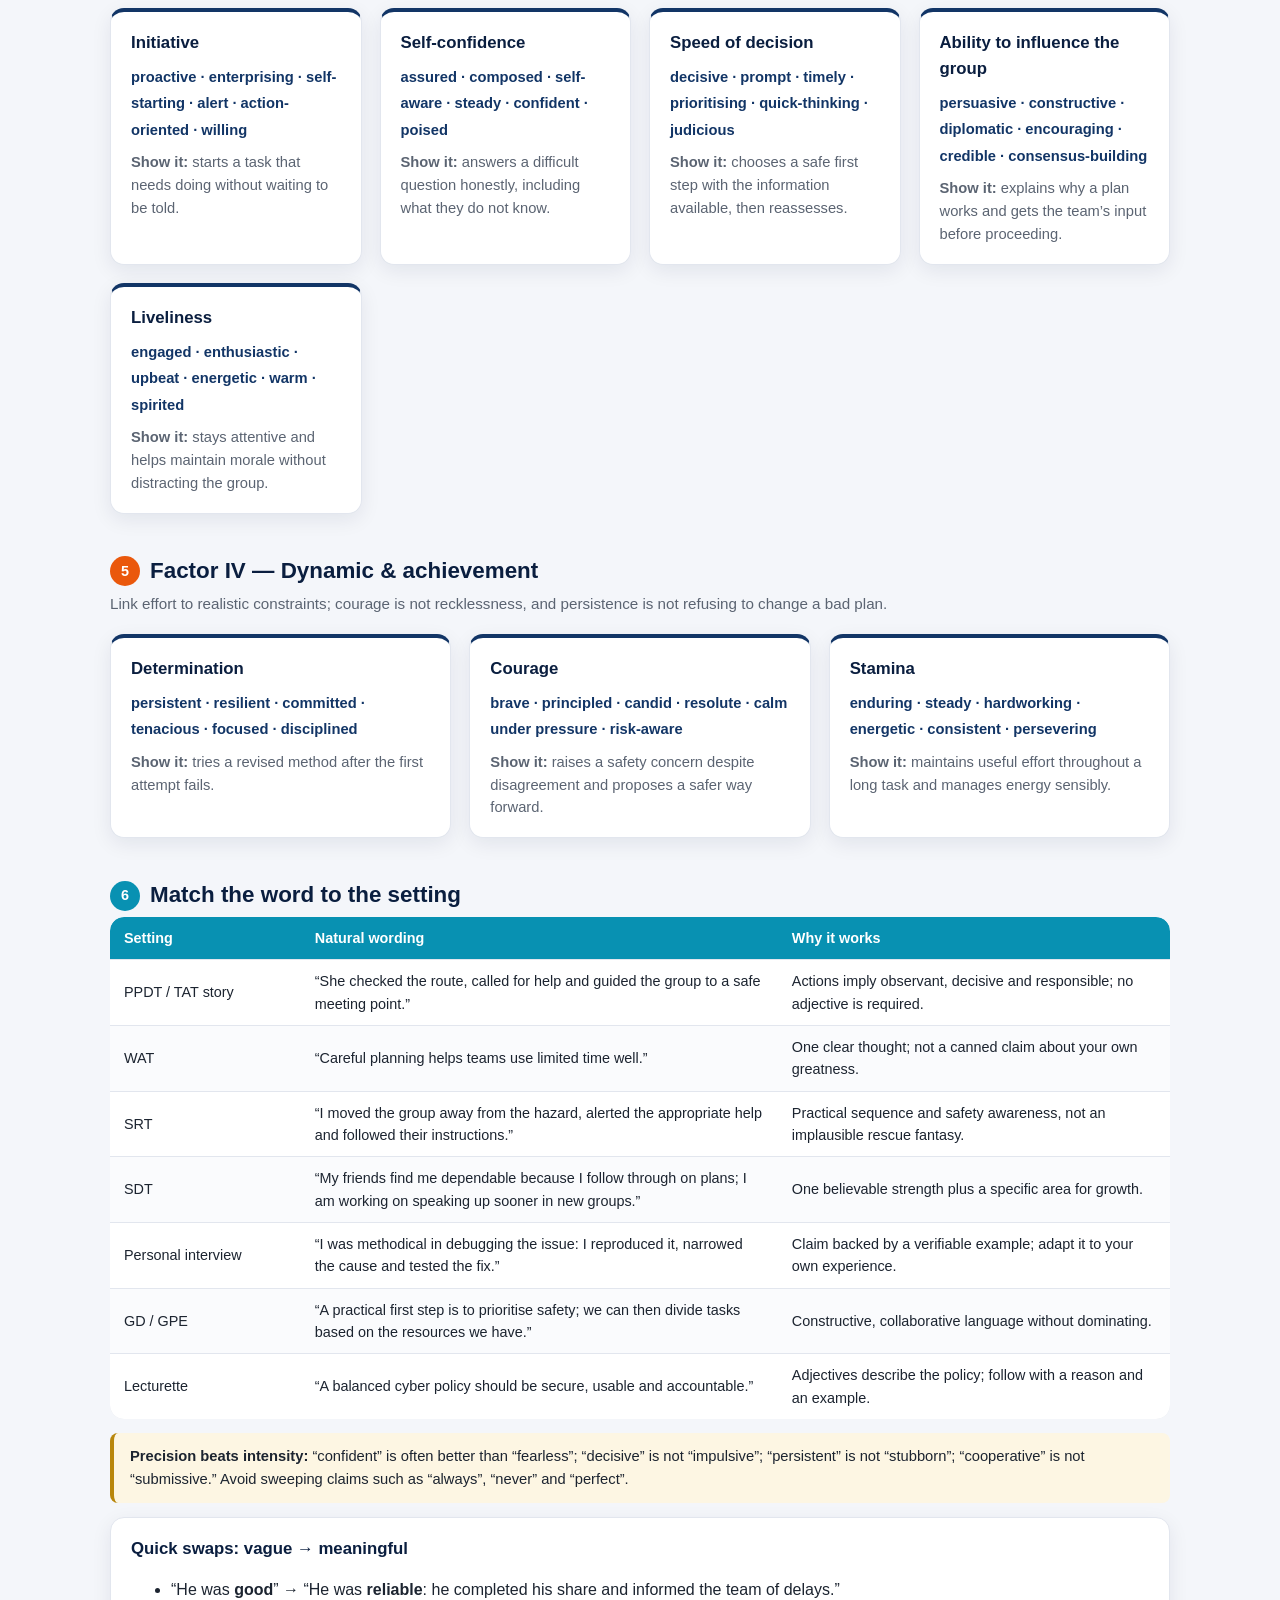
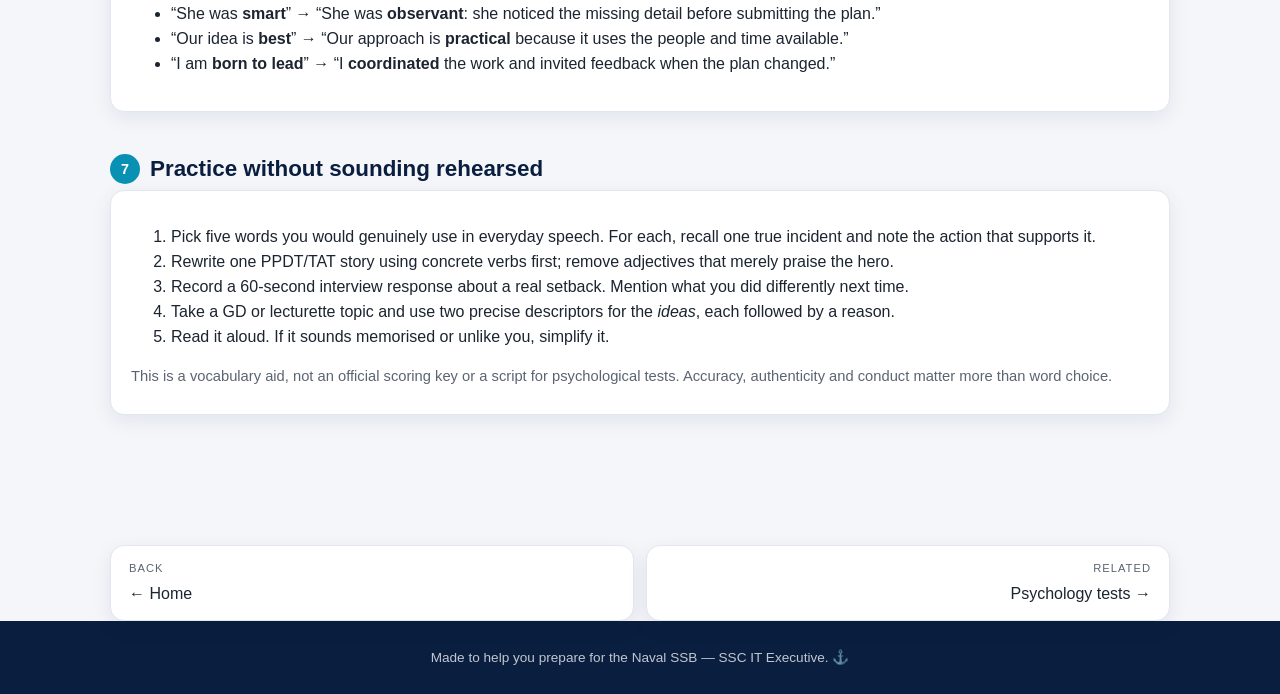
<file: language-guide.html>
<!DOCTYPE html>
<html lang="en">
<head>
<meta charset="UTF-8">
<meta name="viewport" content="width=device-width, initial-scale=1.0">
<title>Language &amp; OLQ Word Guide | SSB Prep</title>
<link rel="stylesheet" href="assets/style.css">
</head>
<body>

<nav class="topnav">
  <div class="container">
    <a class="brand" href="index.html">⚓ <span>SSB Prep</span> <span class="anchor">| SSC IT Executive</span></a>
    <div class="navlinks">
      <a href="index.html">Home</a>
      <a href="day1-screening.html">Day 1</a>
      <a href="day2-psychology.html">Day 2</a>
      <a href="day3-gto-day1.html">Day 3</a>
      <a href="day4-gto-day2.html">Day 4</a>
      <a href="day5-conference.html">Day 5</a>
      <a href="interview-guide.html">Interview</a>
      <a href="it-technical-prep.html">IT Technical</a>
      <a href="study-plan.html">Study Plan</a>
      <a href="language-guide.html">Language Guide</a>
    </div>
  </div>
</nav>

<header class="hero guide-theme-iv">
  <div class="container">
    <div class="eyebrow">Across the SSB · A working vocabulary</div>
    <h1>Words that make actions clear</h1>
    <p class="lead">An adjective bank for PPDT, TAT, WAT, SRT, self-description, interviews, GDs and lecturettes. Pick a word only when the action or experience actually supports it. Concrete verbs and outcomes do more work than impressive labels.</p>
    <div class="hero-meta">
      <span class="pill">15 OLQs, four factors</span>
      <span class="pill">Context-specific examples</span>
      <span class="pill">Natural, not scripted</span>
    </div>
  </div>
</header>

<main><div class="container language-guide">
  <section>
    <h2 class="section-title guide-theme-iv"><span class="num">1</span> Start with evidence, not adjectives</h2>
    <div class="card">
      <p><strong>My take:</strong> building a vocabulary is useful for expressing what you actually mean under time pressure. It is not a shortcut to displaying OLQs: assessors can compare what you say, write and do. Never add a trait simply because it sounds desirable.</p>
      <p><strong>Easy pattern:</strong> situation → action (what <em>you</em> did) → reason or result → a fitting descriptor, if needed.</p>
      <div class="callout tip"><strong>Compare:</strong> “I am a responsible leader” is a claim. “When our project lead was absent, I divided the remaining work, checked progress with the team and submitted on time” gives the listener evidence of responsibility and organisation.</div>
      <p><strong>For stories:</strong> show the action; you rarely need to call the character “brave” or “intelligent.” <strong>For the interview/SDT:</strong> use a modest adjective followed by a real example and a limit or lesson. <strong>For GD/lecturettes:</strong> describe ideas and trade-offs, not yourself.</p>
    </div>
    <nav class="guide-jumps" aria-label="Jump to a section of the language guide">
      <a href="#planning">Planning &amp; organising</a>
      <a href="#adjustment">Social adjustment</a>
      <a href="#effectiveness">Social effectiveness</a>
      <a href="#dynamic">Dynamic qualities</a>
      <a href="#contexts">Where to use them</a>
      <a href="#practice">Practice</a>
    </nav>
  </section>

  <section id="planning">
    <h2 class="section-title guide-theme-d1"><span class="num">2</span> Factor I — Planning &amp; organising</h2>
    <p class="section-sub">Use these when someone understands a problem, makes a workable plan and communicates it clearly. The words below are choices, not synonyms to stack in one sentence.</p>
    <div class="grid guide-grid">
      <article class="card"><h3>Effective intelligence</h3><p class="word-bank">practical · resourceful · observant · adaptable · inventive · solution-focused</p><p><strong>Show it:</strong> notices the available tools and finds a safe workaround within the constraints.</p></article>
      <article class="card"><h3>Reasoning ability</h3><p class="word-bank">analytical · logical · discerning · methodical · evidence-led · clear-headed</p><p><strong>Show it:</strong> checks the cause of a server failure before changing settings.</p></article>
      <article class="card"><h3>Organising ability</h3><p class="word-bank">organised · systematic · prepared · coordinated · efficient · structured</p><p><strong>Show it:</strong> assigns roles, fixes a timeline and follows up on pending tasks.</p></article>
      <article class="card"><h3>Power of expression</h3><p class="word-bank">clear · concise · articulate · precise · coherent · tactful</p><p><strong>Show it:</strong> explains the plan in two steps and checks that others understand.</p></article>
    </div>
  </section>

  <section id="adjustment">
    <h2 class="section-title guide-theme-d2"><span class="num">3</span> Factor II — Social adjustment</h2>
    <p class="section-sub">These fit moments involving other people: listening, adapting, sharing work and owning commitments.</p>
    <div class="grid guide-grid">
      <article class="card"><h3>Social adaptability</h3><p class="word-bank">adaptable · open-minded · receptive · respectful · approachable · considerate</p><p><strong>Show it:</strong> changes approach after hearing a teammate’s different perspective.</p></article>
      <article class="card"><h3>Cooperation</h3><p class="word-bank">collaborative · supportive · inclusive · helpful · cooperative · fair-minded</p><p><strong>Show it:</strong> invites a quieter member to speak and builds on their useful idea.</p></article>
      <article class="card"><h3>Sense of responsibility</h3><p class="word-bank">dependable · accountable · reliable · conscientious · trustworthy · safety-conscious</p><p><strong>Show it:</strong> reports a mistake promptly and takes steps to correct it.</p></article>
    </div>
  </section>

  <section id="effectiveness">
    <h2 class="section-title guide-theme-d3"><span class="num">4</span> Factor III — Social effectiveness</h2>
    <p class="section-sub">Describe constructive initiative and influence, not volume, dominance or a flawless personality.</p>
    <div class="grid guide-grid">
      <article class="card"><h3>Initiative</h3><p class="word-bank">proactive · enterprising · self-starting · alert · action-oriented · willing</p><p><strong>Show it:</strong> starts a task that needs doing without waiting to be told.</p></article>
      <article class="card"><h3>Self-confidence</h3><p class="word-bank">assured · composed · self-aware · steady · confident · poised</p><p><strong>Show it:</strong> answers a difficult question honestly, including what they do not know.</p></article>
      <article class="card"><h3>Speed of decision</h3><p class="word-bank">decisive · prompt · timely · prioritising · quick-thinking · judicious</p><p><strong>Show it:</strong> chooses a safe first step with the information available, then reassesses.</p></article>
      <article class="card"><h3>Ability to influence the group</h3><p class="word-bank">persuasive · constructive · diplomatic · encouraging · credible · consensus-building</p><p><strong>Show it:</strong> explains why a plan works and gets the team’s input before proceeding.</p></article>
      <article class="card"><h3>Liveliness</h3><p class="word-bank">engaged · enthusiastic · upbeat · energetic · warm · spirited</p><p><strong>Show it:</strong> stays attentive and helps maintain morale without distracting the group.</p></article>
    </div>
  </section>

  <section id="dynamic">
    <h2 class="section-title guide-theme-d4"><span class="num">5</span> Factor IV — Dynamic &amp; achievement</h2>
    <p class="section-sub">Link effort to realistic constraints; courage is not recklessness, and persistence is not refusing to change a bad plan.</p>
    <div class="grid guide-grid">
      <article class="card"><h3>Determination</h3><p class="word-bank">persistent · resilient · committed · tenacious · focused · disciplined</p><p><strong>Show it:</strong> tries a revised method after the first attempt fails.</p></article>
      <article class="card"><h3>Courage</h3><p class="word-bank">brave · principled · candid · resolute · calm under pressure · risk-aware</p><p><strong>Show it:</strong> raises a safety concern despite disagreement and proposes a safer way forward.</p></article>
      <article class="card"><h3>Stamina</h3><p class="word-bank">enduring · steady · hardworking · energetic · consistent · persevering</p><p><strong>Show it:</strong> maintains useful effort throughout a long task and manages energy sensibly.</p></article>
    </div>
  </section>

  <section id="contexts">
    <h2 class="section-title guide-theme-iv"><span class="num">6</span> Match the word to the setting</h2>
    <div class="guide-table-wrap">
      <table class="guide-theme-iv">
        <thead><tr><th scope="col">Setting</th><th scope="col">Natural wording</th><th scope="col">Why it works</th></tr></thead>
        <tbody>
          <tr><td>PPDT / TAT story</td><td>“She checked the route, called for help and guided the group to a safe meeting point.”</td><td>Actions imply observant, decisive and responsible; no adjective is required.</td></tr>
          <tr><td>WAT</td><td>“Careful planning helps teams use limited time well.”</td><td>One clear thought; not a canned claim about your own greatness.</td></tr>
          <tr><td>SRT</td><td>“I moved the group away from the hazard, alerted the appropriate help and followed their instructions.”</td><td>Practical sequence and safety awareness, not an implausible rescue fantasy.</td></tr>
          <tr><td>SDT</td><td>“My friends find me dependable because I follow through on plans; I am working on speaking up sooner in new groups.”</td><td>One believable strength plus a specific area for growth.</td></tr>
          <tr><td>Personal interview</td><td>“I was methodical in debugging the issue: I reproduced it, narrowed the cause and tested the fix.”</td><td>Claim backed by a verifiable example; adapt it to your own experience.</td></tr>
          <tr><td>GD / GPE</td><td>“A practical first step is to prioritise safety; we can then divide tasks based on the resources we have.”</td><td>Constructive, collaborative language without dominating.</td></tr>
          <tr><td>Lecturette</td><td>“A balanced cyber policy should be secure, usable and accountable.”</td><td>Adjectives describe the policy; follow with a reason and an example.</td></tr>
        </tbody>
      </table>
    </div>
    <div class="callout warn"><strong>Precision beats intensity:</strong> “confident” is often better than “fearless”; “decisive” is not “impulsive”; “persistent” is not “stubborn”; “cooperative” is not “submissive.” Avoid sweeping claims such as “always”, “never” and “perfect”.</div>
    <div class="card">
      <h3>Quick swaps: vague → meaningful</h3>
      <ul>
        <li>“He was <strong>good</strong>” → “He was <strong>reliable</strong>: he completed his share and informed the team of delays.”</li>
        <li>“She was <strong>smart</strong>” → “She was <strong>observant</strong>: she noticed the missing detail before submitting the plan.”</li>
        <li>“Our idea is <strong>best</strong>” → “Our approach is <strong>practical</strong> because it uses the people and time available.”</li>
        <li>“I am <strong>born to lead</strong>” → “I <strong>coordinated</strong> the work and invited feedback when the plan changed.”</li>
      </ul>
    </div>
  </section>

  <section id="practice">
    <h2 class="section-title guide-theme-iv"><span class="num">7</span> Practice without sounding rehearsed</h2>
    <div class="card">
      <ol>
        <li>Pick five words you would genuinely use in everyday speech. For each, recall one true incident and note the action that supports it.</li>
        <li>Rewrite one PPDT/TAT story using concrete verbs first; remove adjectives that merely praise the hero.</li>
        <li>Record a 60-second interview response about a real setback. Mention what you did differently next time.</li>
        <li>Take a GD or lecturette topic and use two precise descriptors for the <em>ideas</em>, each followed by a reason.</li>
        <li>Read it aloud. If it sounds memorised or unlike you, simplify it.</li>
      </ol>
      <p class="small">This is a vocabulary aid, not an official scoring key or a script for psychological tests. Accuracy, authenticity and conduct matter more than word choice.</p>
    </div>
  </section>
</div></main>

<div class="container"><div class="pagenav"><a class="prev" href="index.html"><small>Back</small>← Home</a><a class="next" href="day2-psychology.html"><small>Related</small>Psychology tests →</a></div></div>
<footer><div class="container">Made to help you prepare for the Naval SSB — SSC IT Executive. ⚓</div></footer>
<script src="assets/script.js"></script>
</body>
</html>
</file>
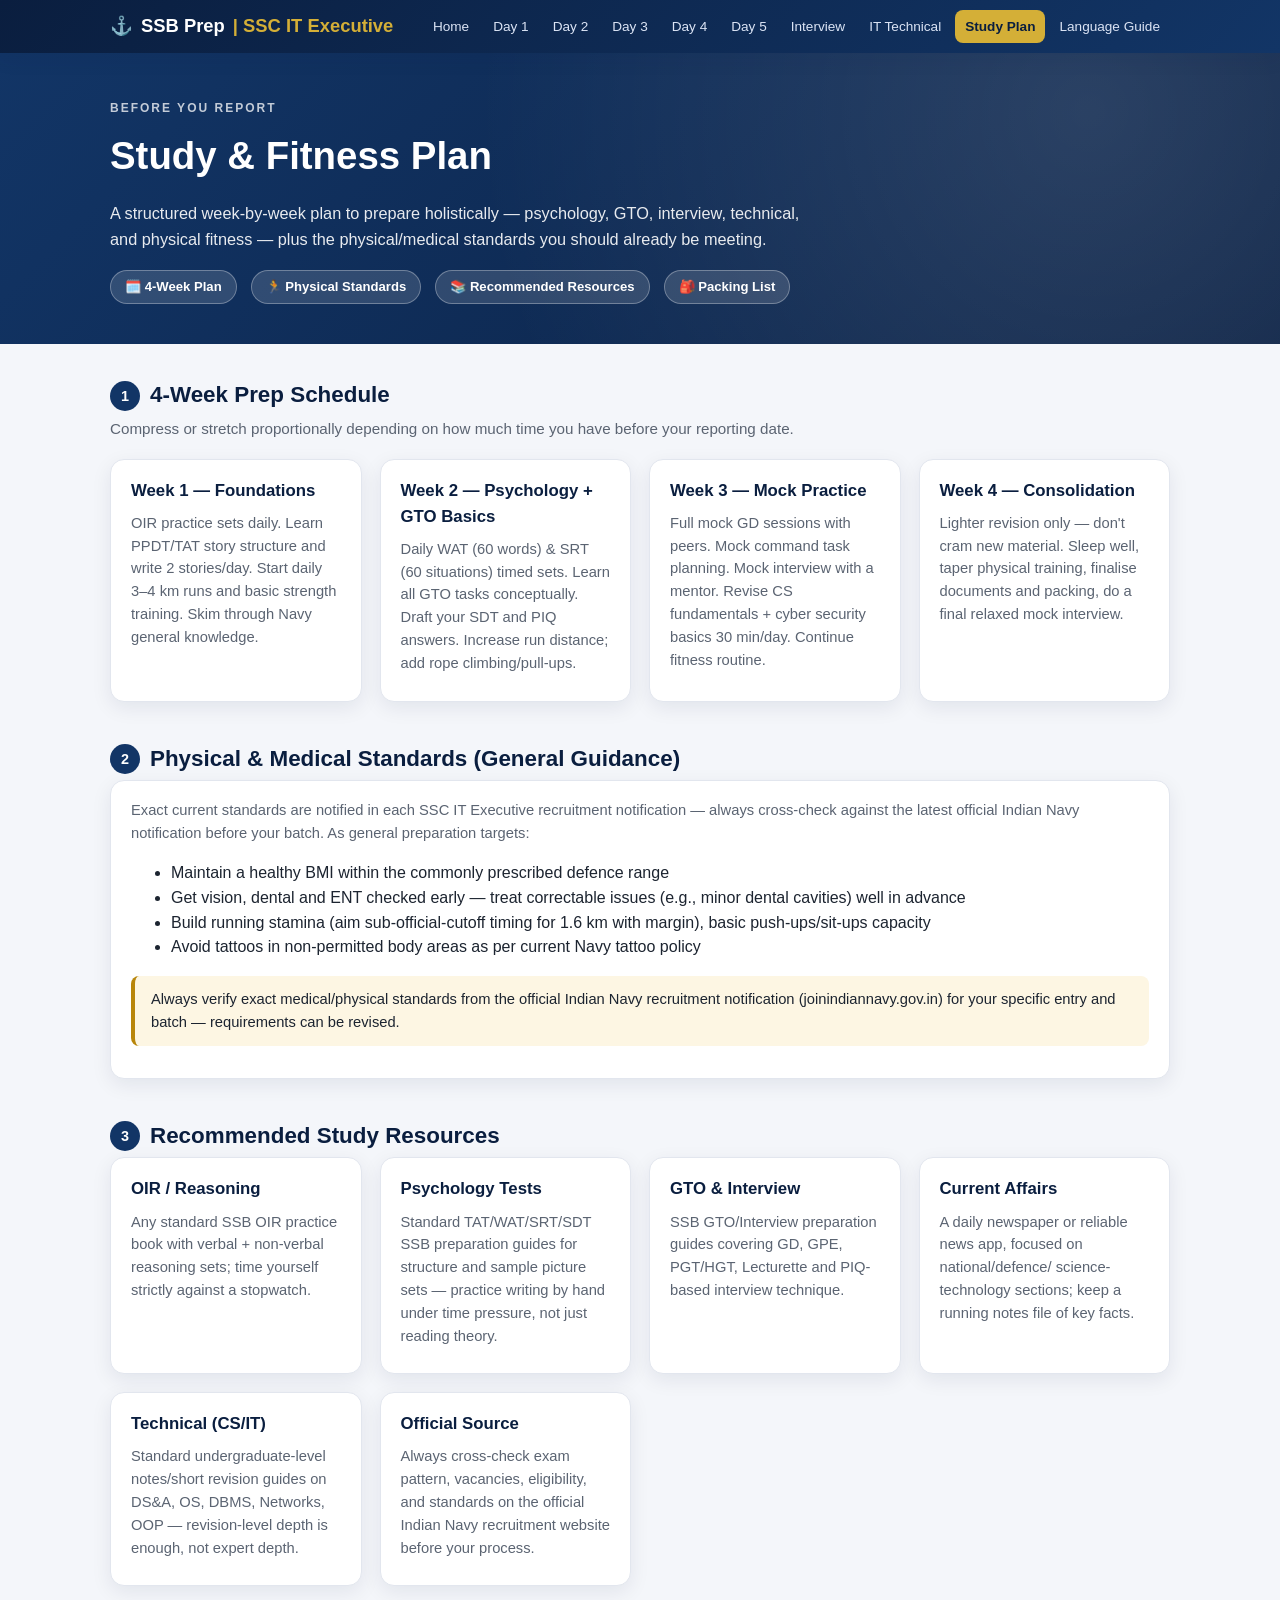
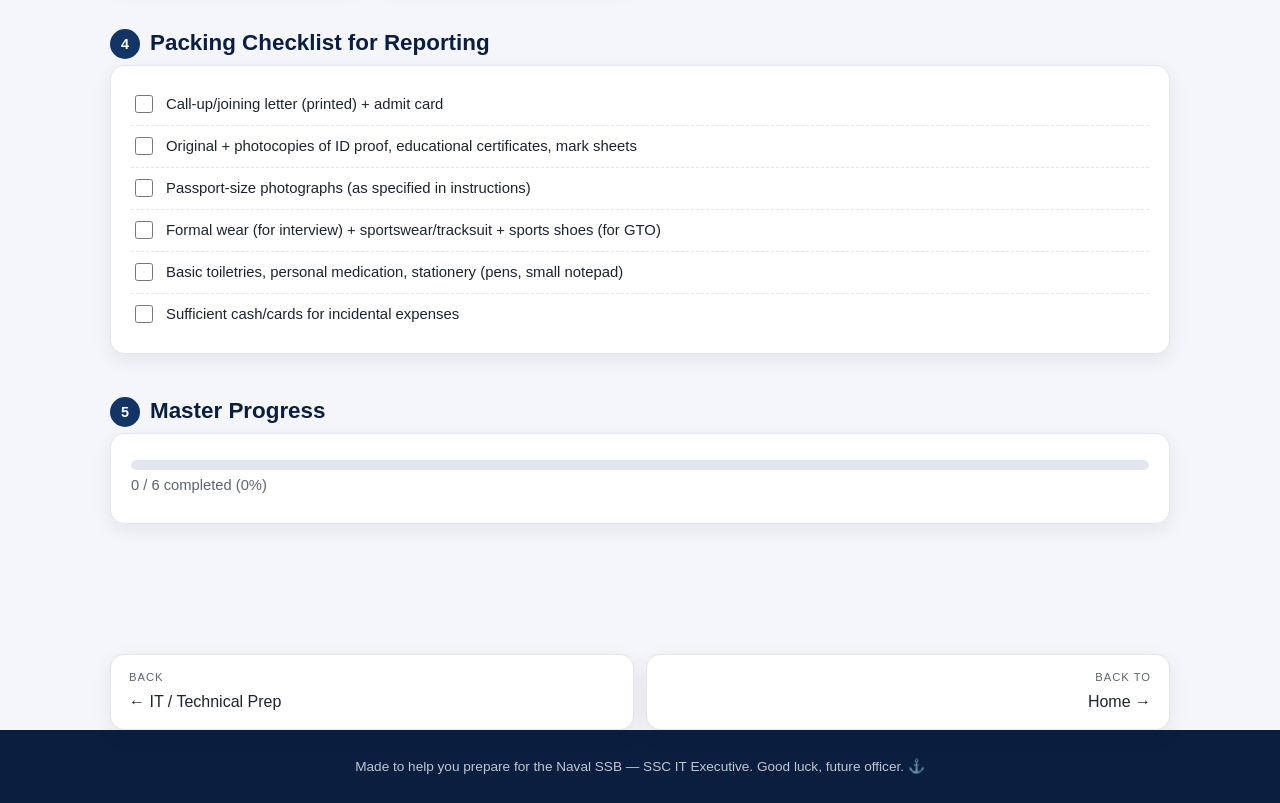
<file: study-plan.html>
<!DOCTYPE html>
<html lang="en">
<head>
<meta charset="UTF-8">
<meta name="viewport" content="width=device-width, initial-scale=1.0">
<title>Study &amp; Fitness Plan | SSB Prep</title>
<link rel="stylesheet" href="assets/style.css">
</head>
<body>

<nav class="topnav">
  <div class="container">
    <a class="brand" href="index.html">⚓ <span>SSB Prep</span> <span class="anchor">| SSC IT Executive</span></a>
    <div class="navlinks">
      <a href="index.html">Home</a>
      <a href="day1-screening.html">Day 1</a>
      <a href="day2-psychology.html">Day 2</a>
      <a href="day3-gto-day1.html">Day 3</a>
      <a href="day4-gto-day2.html">Day 4</a>
      <a href="day5-conference.html">Day 5</a>
      <a href="interview-guide.html">Interview</a>
      <a href="it-technical-prep.html">IT Technical</a>
      <a href="study-plan.html">Study Plan</a>
      <a href="language-guide.html">Language Guide</a>
    </div>
  </div>
</nav>

<header class="hero" style="--theme: var(--navy-2)">
  <div class="container">
    <div class="eyebrow">Before You Report</div>
    <h1>Study &amp; Fitness Plan</h1>
    <p class="lead">A structured week-by-week plan to prepare holistically — psychology, GTO, interview, technical, and
      physical fitness — plus the physical/medical standards you should already be meeting.</p>
    <div class="hero-meta">
      <span class="pill">🗓️ 4-Week Plan</span>
      <span class="pill">🏃 Physical Standards</span>
      <span class="pill">📚 Recommended Resources</span>
      <span class="pill">🎒 Packing List</span>
    </div>
  </div>
</header>

<main>
  <div class="container">

    <section>
      <h2 class="section-title" style="--theme: var(--navy-2)"><span class="num">1</span> 4-Week Prep Schedule</h2>
      <p class="section-sub">Compress or stretch proportionally depending on how much time you have before your reporting date.</p>
      <div class="grid">
        <div class="card">
          <h3>Week 1 — Foundations</h3>
          <p>OIR practice sets daily. Learn PPDT/TAT story structure and write 2 stories/day. Start daily 3–4 km runs and basic
          strength training. Skim through Navy general knowledge.</p>
        </div>
        <div class="card">
          <h3>Week 2 — Psychology + GTO Basics</h3>
          <p>Daily WAT (60 words) &amp; SRT (60 situations) timed sets. Learn all GTO tasks conceptually. Draft your SDT and PIQ
          answers. Increase run distance; add rope climbing/pull-ups.</p>
        </div>
        <div class="card">
          <h3>Week 3 — Mock Practice</h3>
          <p>Full mock GD sessions with peers. Mock command task planning. Mock interview with a mentor. Revise CS fundamentals
          + cyber security basics 30 min/day. Continue fitness routine.</p>
        </div>
        <div class="card">
          <h3>Week 4 — Consolidation</h3>
          <p>Lighter revision only — don't cram new material. Sleep well, taper physical training, finalise documents and
          packing, do a final relaxed mock interview.</p>
        </div>
      </div>
    </section>

    <section>
      <h2 class="section-title" style="--theme: var(--navy-2)"><span class="num">2</span> Physical &amp; Medical Standards (General Guidance)</h2>
      <div class="card">
        <p>Exact current standards are notified in each SSC IT Executive recruitment notification — always cross-check against
        the latest official Indian Navy notification before your batch. As general preparation targets:</p>
        <ul>
          <li>Maintain a healthy BMI within the commonly prescribed defence range</li>
          <li>Get vision, dental and ENT checked early — treat correctable issues (e.g., minor dental cavities) well in advance</li>
          <li>Build running stamina (aim sub-official-cutoff timing for 1.6 km with margin), basic push-ups/sit-ups capacity</li>
          <li>Avoid tattoos in non-permitted body areas as per current Navy tattoo policy</li>
        </ul>
        <div class="callout warn">Always verify exact medical/physical standards from the official Indian Navy recruitment
        notification (joinindiannavy.gov.in) for your specific entry and batch — requirements can be revised.</div>
      </div>
    </section>

    <section>
      <h2 class="section-title" style="--theme: var(--navy-2)"><span class="num">3</span> Recommended Study Resources</h2>
      <div class="grid">
        <div class="card"><h3>OIR / Reasoning</h3><p>Any standard SSB OIR practice book with verbal + non-verbal reasoning sets;
        time yourself strictly against a stopwatch.</p></div>
        <div class="card"><h3>Psychology Tests</h3><p>Standard TAT/WAT/SRT/SDT SSB preparation guides for structure and sample
        picture sets — practice writing by hand under time pressure, not just reading theory.</p></div>
        <div class="card"><h3>GTO &amp; Interview</h3><p>SSB GTO/Interview preparation guides covering GD, GPE, PGT/HGT, Lecturette
        and PIQ-based interview technique.</p></div>
        <div class="card"><h3>Current Affairs</h3><p>A daily newspaper or reliable news app, focused on national/defence/
        science-technology sections; keep a running notes file of key facts.</p></div>
        <div class="card"><h3>Technical (CS/IT)</h3><p>Standard undergraduate-level notes/short revision guides on DS&amp;A,
        OS, DBMS, Networks, OOP — revision-level depth is enough, not expert depth.</p></div>
        <div class="card"><h3>Official Source</h3><p>Always cross-check exam pattern, vacancies, eligibility, and standards on
        the official Indian Navy recruitment website before your process.</p></div>
      </div>
    </section>

    <section>
      <h2 class="section-title" style="--theme: var(--navy-2)"><span class="num">4</span> Packing Checklist for Reporting</h2>
      <div class="card">
        <ul class="checklist">
          <li><input type="checkbox" id="pk1" data-persist="pack-call-letter"><label for="pk1">Call-up/joining letter (printed) + admit card</label></li>
          <li><input type="checkbox" id="pk2" data-persist="pack-id-proofs"><label for="pk2">Original + photocopies of ID proof, educational certificates, mark sheets</label></li>
          <li><input type="checkbox" id="pk3" data-persist="pack-photos"><label for="pk3">Passport-size photographs (as specified in instructions)</label></li>
          <li><input type="checkbox" id="pk4" data-persist="pack-formal-wear"><label for="pk4">Formal wear (for interview) + sportswear/tracksuit + sports shoes (for GTO)</label></li>
          <li><input type="checkbox" id="pk5" data-persist="pack-toiletries"><label for="pk5">Basic toiletries, personal medication, stationery (pens, small notepad)</label></li>
          <li><input type="checkbox" id="pk6" data-persist="pack-cash"><label for="pk6">Sufficient cash/cards for incidental expenses</label></li>
        </ul>
      </div>
    </section>

    <section>
      <h2 class="section-title" style="--theme: var(--navy-2)"><span class="num">5</span> Master Progress</h2>
      <div class="card">
        <div class="progress-wrap"><div class="progress-fill" style="--theme: var(--navy-2)"></div></div>
        <p class="progress-label"></p>
      </div>
    </section>

  </div>
</main>

<div class="container">
  <div class="pagenav">
    <a class="prev" href="it-technical-prep.html"><small>Back</small>← IT / Technical Prep</a>
    <a class="next" href="index.html"><small>Back to</small>Home →</a>
  </div>
</div>

<footer><div class="container">Made to help you prepare for the Naval SSB — SSC IT Executive. Good luck, future officer. ⚓</div></footer>
<script src="assets/script.js"></script>
</body>
</html>
</file>
<file: assets/style.css>
:root {
  --navy: #0a1e3f;
  --navy-2: #123566;
  --gold: #d4af37;
  --ink: #1c2430;
  --muted: #5b6472;
  --bg: #f4f6fa;
  --card: #ffffff;
  --border: #e2e6ee;
  --good: #1c8a4b;
  --warn: #b8860b;
  --bad: #c0392b;
  --radius: 14px;
  --shadow: 0 6px 20px rgba(10, 30, 63, 0.08);

  /* per-day theme accents */
  --d1: #1f6feb;
  --d2: #7c3aed;
  --d3: #0e9f6e;
  --d4: #ea580c;
  --d5: #b8860b;
  --iv: #0891b2;
  --tech: #4338ca;
}

* { box-sizing: border-box; }

html { scroll-behavior: smooth; }

body {
  margin: 0;
  font-family: "Segoe UI", Roboto, Helvetica, Arial, sans-serif;
  background: var(--bg);
  color: var(--ink);
  line-height: 1.55;
}

img { max-width: 100%; }

a { color: var(--navy-2); }

.container {
  max-width: 1100px;
  margin: 0 auto;
  padding: 0 20px;
}

/* ---------- Top navigation ---------- */
.topnav {
  background: linear-gradient(135deg, var(--navy), var(--navy-2));
  color: #fff;
  position: sticky;
  top: 0;
  z-index: 100;
  box-shadow: var(--shadow);
}

.topnav .container {
  display: flex;
  align-items: center;
  justify-content: space-between;
  padding-top: 10px;
  padding-bottom: 10px;
  flex-wrap: wrap;
  gap: 8px;
}

.brand {
  font-weight: 700;
  font-size: 1.15rem;
  color: #fff;
  text-decoration: none;
  display: flex;
  align-items: center;
  gap: 8px;
  white-space: nowrap;
}

.brand .anchor {
  color: var(--gold);
}

.navlinks {
  display: flex;
  flex-wrap: wrap;
  gap: 4px;
  font-size: 0.85rem;
}

.navlinks a {
  color: #dbe4f5;
  text-decoration: none;
  padding: 6px 10px;
  border-radius: 8px;
  transition: background 0.15s ease;
}

.navlinks a:hover { background: rgba(255,255,255,0.12); }
.navlinks a.active { background: var(--gold); color: var(--navy); font-weight: 600; }

/* ---------- Hero / page header ---------- */
.hero {
  color: #fff;
  padding: 46px 0 40px;
  background: linear-gradient(135deg, var(--theme, var(--navy)), var(--navy) 120%);
  position: relative;
  overflow: hidden;
}

.hero::after {
  content: "";
  position: absolute;
  inset: 0;
  background: radial-gradient(circle at 85% 20%, rgba(255,255,255,0.12), transparent 55%);
}

.hero .container { position: relative; z-index: 1; }

.hero .eyebrow {
  text-transform: uppercase;
  letter-spacing: 2px;
  font-size: 0.75rem;
  color: rgba(255,255,255,0.75);
  font-weight: 700;
}

.hero h1 {
  margin: 8px 0 10px;
  font-size: clamp(1.6rem, 4vw, 2.4rem);
}

.hero p.lead {
  max-width: 720px;
  color: rgba(255,255,255,0.9);
  font-size: 1.02rem;
}

.hero-meta {
  display: flex;
  gap: 14px;
  flex-wrap: wrap;
  margin-top: 18px;
}

.pill {
  background: rgba(255,255,255,0.14);
  border: 1px solid rgba(255,255,255,0.3);
  padding: 6px 14px;
  border-radius: 999px;
  font-size: 0.82rem;
  font-weight: 600;
}

/* ---------- Layout sections ---------- */
main { padding: 34px 0 60px; }

section { margin-bottom: 40px; }

h2.section-title {
  font-size: 1.4rem;
  margin: 0 0 4px;
  color: var(--navy);
  display: flex;
  align-items: center;
  gap: 10px;
}

h2.section-title .num {
  background: var(--theme, var(--navy));
  color: #fff;
  width: 30px;
  height: 30px;
  border-radius: 50%;
  display: inline-flex;
  align-items: center;
  justify-content: center;
  font-size: 0.9rem;
}

.section-sub {
  color: var(--muted);
  margin: 0 0 18px;
  font-size: 0.95rem;
}

/* ---------- Cards / grid ---------- */
.grid {
  display: grid;
  gap: 18px;
  grid-template-columns: repeat(auto-fit, minmax(230px, 1fr));
}

.card {
  background: var(--card);
  border: 1px solid var(--border);
  border-radius: var(--radius);
  padding: 18px 20px;
  box-shadow: var(--shadow);
}

.card h3 {
  margin: 0 0 8px;
  font-size: 1.05rem;
  color: var(--navy);
}

.card p { margin: 0 0 8px; color: var(--muted); font-size: 0.92rem; }

.day-card {
  display: block;
  text-decoration: none;
  border-top: 5px solid var(--accent, var(--navy));
  transition: transform 0.15s ease, box-shadow 0.15s ease;
}

.day-card:hover { transform: translateY(-4px); box-shadow: 0 12px 26px rgba(10,30,63,0.15); }

.day-card .tag {
  display: inline-block;
  font-size: 0.72rem;
  font-weight: 700;
  text-transform: uppercase;
  letter-spacing: 1px;
  color: var(--accent, var(--navy));
  margin-bottom: 6px;
}

.day-card h3 { color: var(--ink); }

/* ---------- Timeline ---------- */
.timeline {
  position: relative;
  margin-left: 10px;
  padding-left: 28px;
  border-left: 3px solid var(--border);
}

.timeline-item { position: relative; margin-bottom: 22px; }

.timeline-item::before {
  content: "";
  position: absolute;
  left: -35px;
  top: 4px;
  width: 14px;
  height: 14px;
  border-radius: 50%;
  background: var(--theme, var(--navy));
  border: 3px solid #fff;
  box-shadow: 0 0 0 2px var(--theme, var(--navy));
}

.timeline-item h4 { margin: 0 0 4px; color: var(--navy); }
.timeline-item .time { font-size: 0.78rem; color: var(--muted); font-weight: 600; }

/* ---------- Tables ---------- */
table {
  width: 100%;
  border-collapse: collapse;
  background: var(--card);
  border-radius: var(--radius);
  overflow: hidden;
  box-shadow: var(--shadow);
}

th, td {
  text-align: left;
  padding: 10px 14px;
  border-bottom: 1px solid var(--border);
  font-size: 0.9rem;
}

th { background: var(--theme, var(--navy)); color: #fff; font-weight: 600; }
tr:last-child td { border-bottom: none; }
tr:nth-child(even) td { background: #fafbfd; }

/* ---------- Checklist / progress ---------- */
.checklist { list-style: none; margin: 0; padding: 0; }

.checklist li {
  display: flex;
  align-items: flex-start;
  gap: 10px;
  padding: 9px 0;
  border-bottom: 1px dashed var(--border);
  font-size: 0.93rem;
}

.checklist li:last-child { border-bottom: none; }

.checklist input[type="checkbox"] {
  width: 18px;
  height: 18px;
  margin-top: 2px;
  accent-color: var(--theme, var(--navy));
  flex-shrink: 0;
}

.checklist label.done { text-decoration: line-through; color: var(--muted); }

.progress-wrap {
  background: var(--border);
  border-radius: 999px;
  height: 10px;
  overflow: hidden;
  margin: 8px 0 4px;
}

.progress-fill {
  height: 100%;
  background: var(--theme, var(--navy));
  width: 0%;
  transition: width 0.3s ease;
}

.progress-label { font-size: 0.8rem; color: var(--muted); }

/* ---------- Callouts ---------- */
.callout {
  border-left: 4px solid var(--theme, var(--navy));
  background: #eef3fb;
  padding: 12px 16px;
  border-radius: 8px;
  font-size: 0.92rem;
  margin: 14px 0;
}

.callout.tip { border-color: var(--good); background: #eaf7ee; }
.callout.warn { border-color: var(--warn); background: #fdf6e3; }
.callout.bad { border-color: var(--bad); background: #fdecea; }

/* ---------- Tabs ---------- */
.tabs { display: flex; flex-wrap: wrap; gap: 6px; margin-bottom: 14px; }

.tab-btn {
  border: 1px solid var(--border);
  background: #fff;
  padding: 8px 14px;
  border-radius: 999px;
  font-size: 0.85rem;
  cursor: pointer;
  color: var(--ink);
}

.tab-btn.active { background: var(--theme, var(--navy)); color: #fff; border-color: transparent; }

.tab-panel { display: none; }
.tab-panel.active { display: block; }

/* ---------- Badges ---------- */
.badge {
  display: inline-block;
  padding: 3px 10px;
  border-radius: 999px;
  font-size: 0.72rem;
  font-weight: 700;
  text-transform: uppercase;
  letter-spacing: 0.5px;
}

.badge.d1 { background: #e8f0fe; color: var(--d1); }
.badge.d2 { background: #f2e9fe; color: var(--d2); }
.badge.d3 { background: #e3faf1; color: var(--d3); }
.badge.d4 { background: #fdece0; color: var(--d4); }
.badge.d5 { background: #fdf3d9; color: var(--d5); }
.badge.iv { background: #e0f6fa; color: var(--iv); }
.badge.tech { background: #e6e4fb; color: var(--tech); }

/* ---------- Two column ---------- */
.two-col {
  display: grid;
  grid-template-columns: 1.2fr 1fr;
  gap: 20px;
}

@media (max-width: 780px) {
  .two-col { grid-template-columns: 1fr; }
}

/* ---------- Footer ---------- */
footer {
  background: var(--navy);
  color: rgba(255,255,255,0.75);
  padding: 26px 0;
  font-size: 0.85rem;
  text-align: center;
}

footer a { color: var(--gold); }

/* ---------- Page nav prev/next ---------- */
.pagenav {
  display: flex;
  justify-content: space-between;
  gap: 12px;
  margin-top: 30px;
  flex-wrap: wrap;
}

.pagenav a {
  flex: 1;
  min-width: 200px;
  background: var(--card);
  border: 1px solid var(--border);
  border-radius: var(--radius);
  padding: 14px 18px;
  text-decoration: none;
  color: var(--ink);
  box-shadow: var(--shadow);
}

.pagenav a small { display: block; color: var(--muted); text-transform: uppercase; font-size: 0.7rem; letter-spacing: 1px; margin-bottom: 4px; }
.pagenav a.next { text-align: right; }

/* ---------- Utility ---------- */
.mt-0 { margin-top: 0; }
.center { text-align: center; }
.small { font-size: 0.85rem; color: var(--muted); }

/* ---------- Language guide ---------- */
.guide-theme-iv { --theme: var(--iv); }
.guide-theme-d1 { --theme: var(--d1); }
.guide-theme-d2 { --theme: var(--d2); }
.guide-theme-d3 { --theme: var(--d3); }
.guide-theme-d4 { --theme: var(--d4); }
.guide-accent { --accent: var(--iv); }

.guide-jumps {
  display: flex;
  flex-wrap: wrap;
  gap: 8px;
  margin-top: 16px;
}

.guide-jumps a {
  background: #e0f6fa;
  border: 1px solid var(--border);
  border-radius: 999px;
  padding: 7px 12px;
  font-size: 0.86rem;
  text-decoration: none;
}

.guide-jumps a:hover, .guide-jumps a:focus-visible { background: #c5edf5; }
.language-guide section[id] { scroll-margin-top: 105px; }
.guide-grid { grid-template-columns: repeat(auto-fit, minmax(240px, 1fr)); }
.guide-grid .card { border-top: 4px solid var(--navy-2); }
.guide-grid .card p:last-child { margin-bottom: 0; }
.word-bank { color: var(--navy-2) !important; font-weight: 600; line-height: 1.8; }
.guide-table-wrap { overflow-x: auto; border-radius: var(--radius); }
.guide-table-wrap table { min-width: 690px; }
.guide-table-wrap th:first-child { width: 18%; }
.guide-table-wrap th:nth-child(2) { width: 45%; }
</file>
